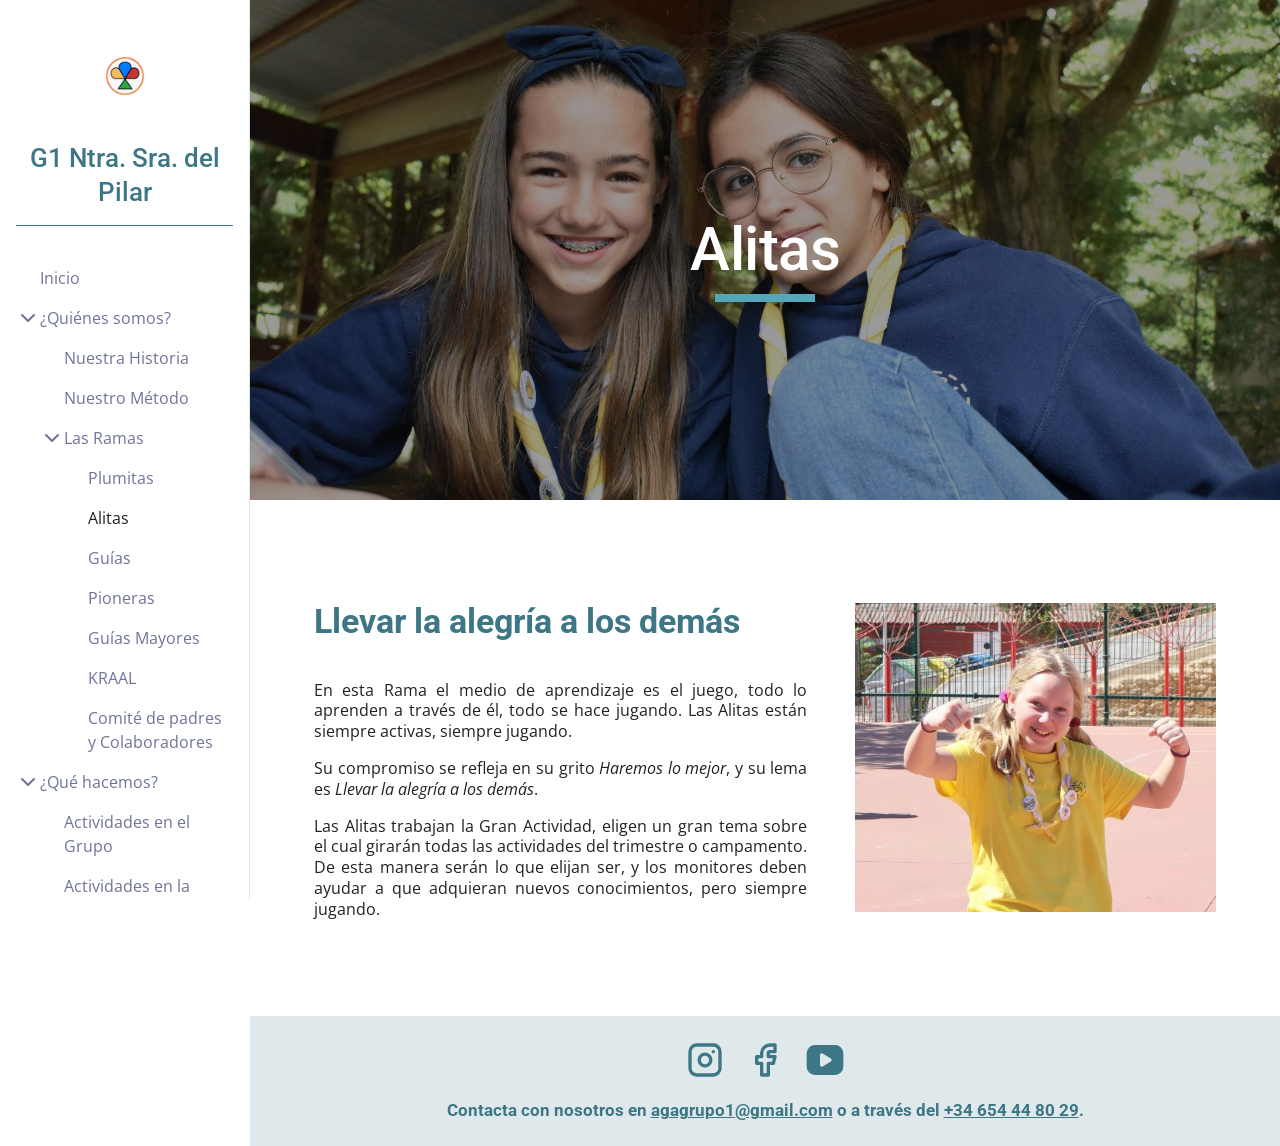
<file: alitas.html>
<!DOCTYPE html>
<html lang="es">
  <head>
    <!-- Añadimos el título -->
    <title>G1 AGA - Alitas</title>
    <!-- Para describir el contenido de la web -->
    <meta name="description" content="En esta Rama el medio de aprendizaje es el juego, todo lo aprenden a través de él, todo se hace jugando. Las Alitas están siempre activas, siempre jugando.">
    
    <!-- Indicamos la colección de caracteres que va a usar la web -->
    <meta charset="UTF-8">
    <!-- Para que el ancho se adapte al dispositivo -->
    <meta name="viewport" content="width=device-width">

    <!-- Para que aparezca bien la info al compartir en RRSS. -->
    <meta property="og:title" content="Grupo 1 AGA - Alitas">
    <meta property="og:description" content="En esta Rama el medio de aprendizaje es el juego, todo lo aprenden a través de él, todo se hace jugando. Las Alitas están siempre activas, siempre jugando.">
    <meta property="og:image" content="img/alitas-cover.jpg">
    <meta property="og:image:alt" content="Dos niñas de rama alita sonriendo.">

    <!-- Para indicar cuál es la página principal -->
    <link rel="canonical" href="https://agagrupo1/quienes-somos/alitas.com">

    <!-- Para indicar si tiene que indexar la página y seguir los enlaces -->
    <meta name="robots" content="index, follow">
    <!-- Para añadir un color a la barra superior funcional en algunos sitios -->
    <meta name="theme-color" content="#000000">
    <!-- Para añadir un logo en la barra superior -->
    <link rel="icon" type="image/png" href="img/logo/g1simple-s.png">

    <!-- Enlazamos una hoja de estilos -->
    <link rel="stylesheet" href="./styles.css">
  </head>

  <body>
    <header>
      <section class="menu">
        <div class="brand">
          <a href="index.html">
            <img src="img/logo/g1simple-s.png" alt="Logo del Grupo 1 Nuestra Señora del Pilar" width="40">
            <p class="brand__name">G1 Ntra. Sra. del Pilar</p>
          </a>
        </div>
        <nav class="index">
          <ul>
            <li class="index__page"><a href="index.html">Inicio</a></li>
            <li class="index__page index__page--dropdown">
              <div class="dropdown">
                <svg xmlns="http://www.w3.org/2000/svg" width="24" height="24" viewBox="0 0 24 24" fill="currentColor" class="icon icon-tabler icons-tabler-filled icon-tabler-chevron-down">
                  <path stroke="none" d="M0 0h24v24H0z" fill="none" />
                  <path d="M18.707 8.293a1 1 0 0 1 0 1.414l-6 6a1 1 0 0 1 -1.414 0l-6 -6a1 1 0 0 1 1.414 -1.414l5.293 5.293l5.293 -5.293a1 1 0 0 1 1.414 0" />
                </svg>
                <a href="quienes-somos.html">¿Quiénes somos?</a>
              </div>
              <ul class="index__list">
                <li class="index__page"><a href="nuestra-historia.html">Nuestra Historia</a></li>
                <li class="index__page"><a href="nuestro-metodo.html">Nuestro Método</a></li>
                <li class="index__page index__page--dropdown">
                  <div class="dropdown">
                    <svg xmlns="http://www.w3.org/2000/svg" width="24" height="24" viewBox="0 0 24 24" fill="currentColor" class="icon icon-tabler icons-tabler-filled icon-tabler-chevron-down">
                      <path stroke="none" d="M0 0h24v24H0z" fill="none" />
                      <path d="M18.707 8.293a1 1 0 0 1 0 1.414l-6 6a1 1 0 0 1 -1.414 0l-6 -6a1 1 0 0 1 1.414 -1.414l5.293 5.293l5.293 -5.293a1 1 0 0 1 1.414 0" />
                    </svg>
                    <a href="ramas.html">Las Ramas</a>
                  </div>
                  <ul class="index__list">
                    <li class="index__page"><a href="plumitas.html">Plumitas</a></li>
                    <li class="index__page"><a class="active" href="alitas.html">Alitas</a></li>
                    <li class="index__page"><a href="guias.html">Guías</a></li>
                    <li class="index__page"><a href="pioneras.html">Pioneras</a></li>
                    <li class="index__page"><a href="guias-mayores.html">Guías Mayores</a></li>
                    <li class="index__page"><a href="kraal.html">KRAAL</a></li>
                    <li class="index__page"><a href="comite-colaboradores.html">Comité de padres y Colaboradores</a></li>
                  </ul>
                </li>
              </ul>
            </li>
            <li class="index__page index__page--dropdown">
              <div class="dropdown">
                <svg xmlns="http://www.w3.org/2000/svg" width="24" height="24" viewBox="0 0 24 24" fill="currentColor" class="icon icon-tabler icons-tabler-filled icon-tabler-chevron-down">
                  <path stroke="none" d="M0 0h24v24H0z" fill="none" />
                  <path d="M18.707 8.293a1 1 0 0 1 0 1.414l-6 6a1 1 0 0 1 -1.414 0l-6 -6a1 1 0 0 1 1.414 -1.414l5.293 5.293l5.293 -5.293a1 1 0 0 1 1.414 0" />
                </svg>
                <a href="que-hacemos.html">¿Qué hacemos?</a>
              </div>
              <ul class="index__list">
                <li class="index__page"><a href="actividades-grupo.html">Actividades en el Grupo</a></li>
                <li class="index__page"><a href="actividades-asociacion.html">Actividades en la Asociación</a></li>
                <li class="index__page"><a href="cancionero.html">Cancionero Guía</a></li>
              </ul>
            </li>
            <li class="index__page"><a href="campamento-verano.html">Campamento de Verano</a></li>
            <li class="index__page"><a href="blog.html">Blog</a></li>
            <li class="index__page"><a href="galeria.html">Galería</a></li>
            <li class="index__page"><a href="formularios.html">Formularios Abiertos</a></li>
            <li class="index__page"><a href="contacto.html">Contacto</a></li>
          </ul>
        </nav>
      </section>
      <section class="cover">
        <img src="img/alitas-cover.jpg" alt="Dos niñas de rama alita sonriendo.">
        <h1>Alitas</h1>
      </section>
    </header>
    <main class="rama">
      <section>
        <h2 class="like_h3">Llevar la alegría a los demás</h2>
        <p>
          En esta Rama el medio de aprendizaje es el juego, todo lo aprenden a través de él, todo se hace jugando. Las Alitas están siempre activas, siempre jugando.
        </p>
        <p>
          Su compromiso se refleja en su grito <em>Haremos lo mejor</em>, y su lema es <em>Llevar la alegría a los demás</em>.
        </p>
        <p>
          Las Alitas trabajan la Gran Actividad, eligen un gran tema sobre el cual girarán todas las actividades del trimestre o campamento. De esta manera serán lo que elijan ser, y los monitores deben ayudar a que adquieran nuevos conocimientos, pero siempre jugando.
        </p>
      </section>
      <img src="img/alitas.jpg" alt="Una niña de rama alita en posición de sacar músculo.">
    </main>
    <footer>
      <nav>
        <a href="https://www.instagram.com/g1_aga?utm_source=ig_web_button_share_sheet&rpxt=ZDNlZDc0MzIxNw=="
        target="_blank"
        rel="noreferrer">
          <svg xmlns="http://www.w3.org/2000/svg" width="24" height="24" viewBox="0 0 24 24" fill="none" stroke="currentColor" stroke-width="2" stroke-linecap="round" stroke-linejoin="round" class="icon icon-tabler icons-tabler-outline icon-tabler-brand-instagram">
            <path stroke="none" d="M0 0h24v24H0z" fill="none" />
            <path d="M3 7a4 4 0 0 1 4 -4h10a4 4 0 0 1 4 4v10a4 4 0 0 1 -4 4h-10a4 4 0 0 1 -4 -4l0 -10" />
            <path d="M8.5 12a3.5 3.5 0 1 0 7 0a3.5 3.5 0 0 0 -7 0" />
            <path d="M17 7v.01" />
          </svg>
        </a>
        <a href="https://www.facebook.com/Grupo1aga"
        target="_blank"
        rel="noreferrer">
          <svg xmlns="http://www.w3.org/2000/svg" width="24" height="24" viewBox="0 0 24 24" fill="none" stroke="currentColor" stroke-width="2" stroke-linecap="round" stroke-linejoin="round" class="icon icon-tabler icons-tabler-outline icon-tabler-brand-facebook">
            <path stroke="none" d="M0 0h24v24H0z" fill="none" />
            <path d="M7 10v4h3v7h4v-7h3l1 -4h-4v-2a1 1 0 0 1 1 -1h3v-4h-3a5 5 0 0 0 -5 5v2h-3" />
          </svg>
        </a>
        <a href="https://youtube.com/@g1_aga?si=45v0QZ6mhYUyiU_x"
        target="_blank"
        rel="noreferrer">
          <svg xmlns="http://www.w3.org/2000/svg" width="24" height="24" viewBox="0 0 24 24" fill="currentColor" class="icon icon-tabler icons-tabler-filled icon-tabler-brand-youtube">
            <path stroke="none" d="M0 0h24v24H0z" fill="none" />
            <path d="M18 3a5 5 0 0 1 5 5v8a5 5 0 0 1 -5 5h-12a5 5 0 0 1 -5 -5v-8a5 5 0 0 1 5 -5zm-9 6v6a1 1 0 0 0 1.514 .857l5 -3a1 1 0 0 0 0 -1.714l-5 -3a1 1 0 0 0 -1.514 .857z" />
          </svg>
        </a>
      </nav>
      <p>Contacta con nosotros en <a href="mailto:agagrupo1@gmail.com">agagrupo1@gmail.com</a> o a través del <a href="tel:+34654448029">+34 654 44 80 29</a>.</p>
    </footer>

  </body>
</html>
</file>
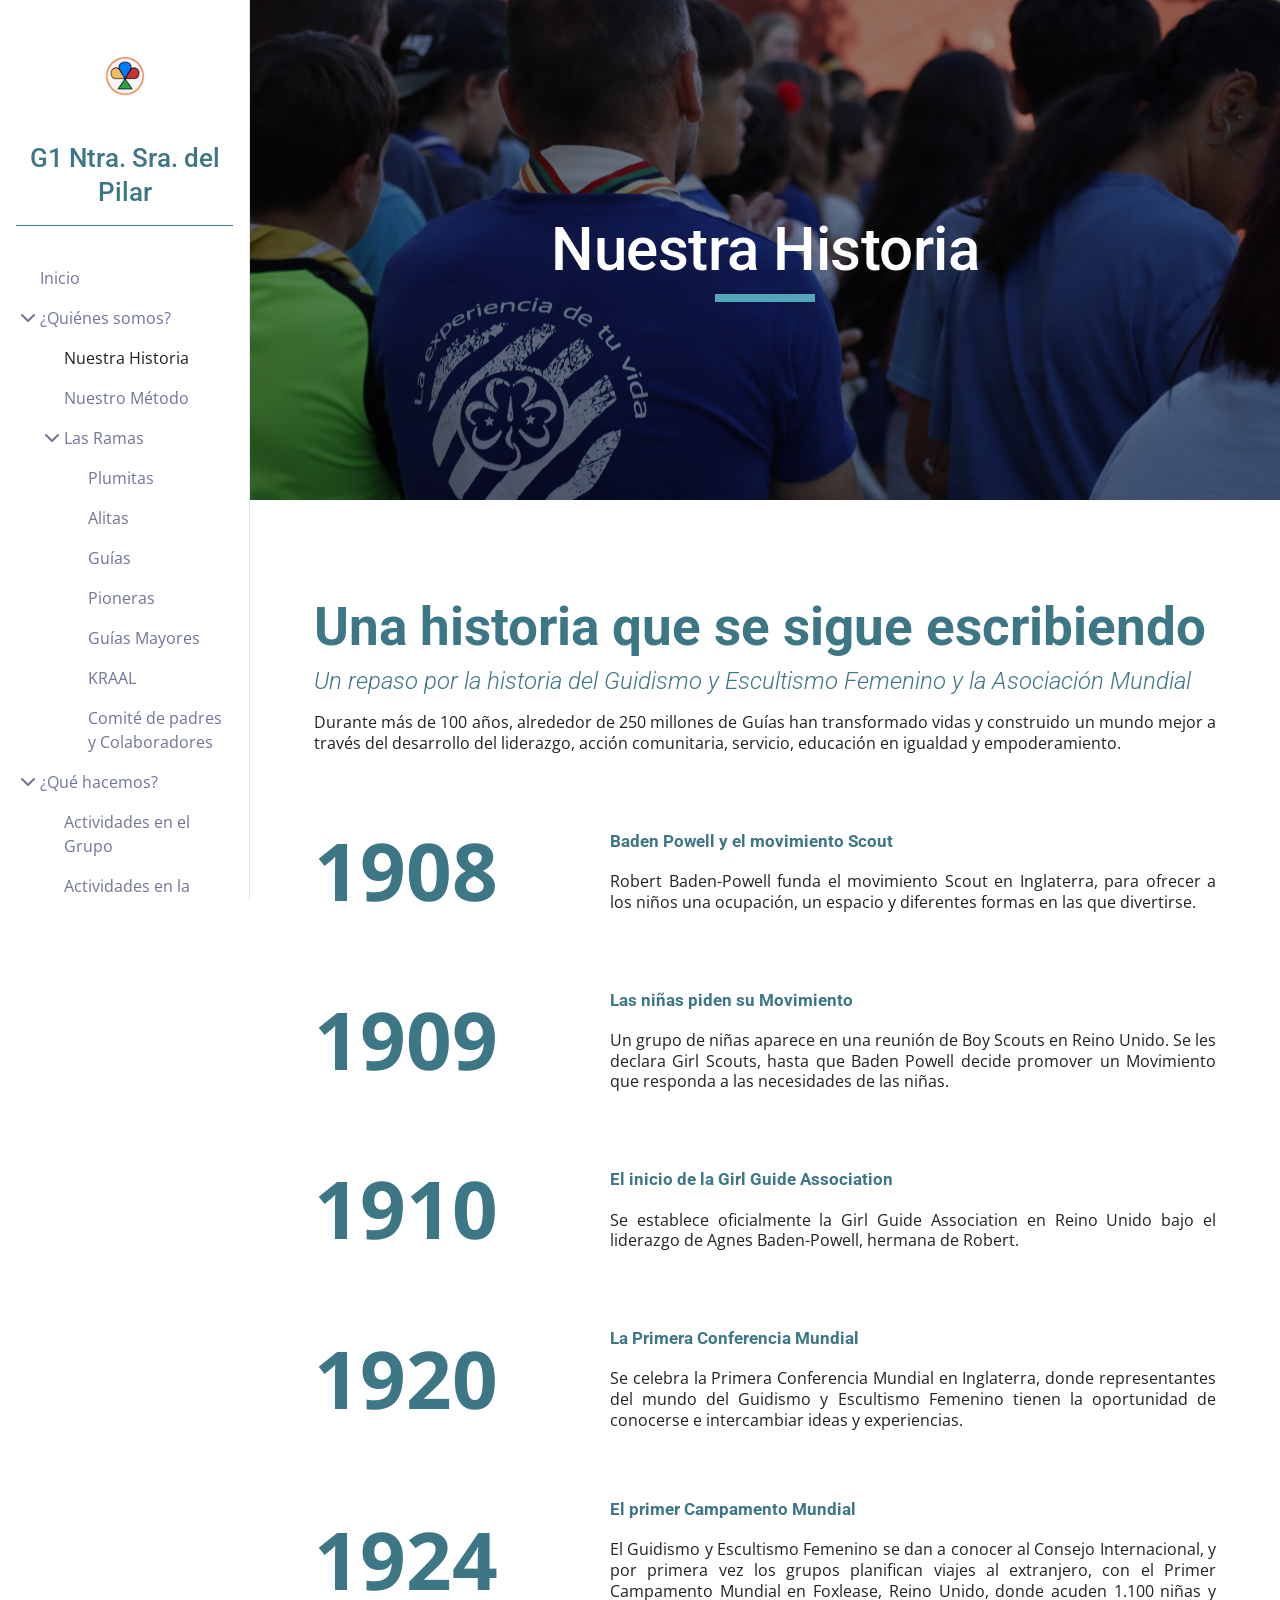
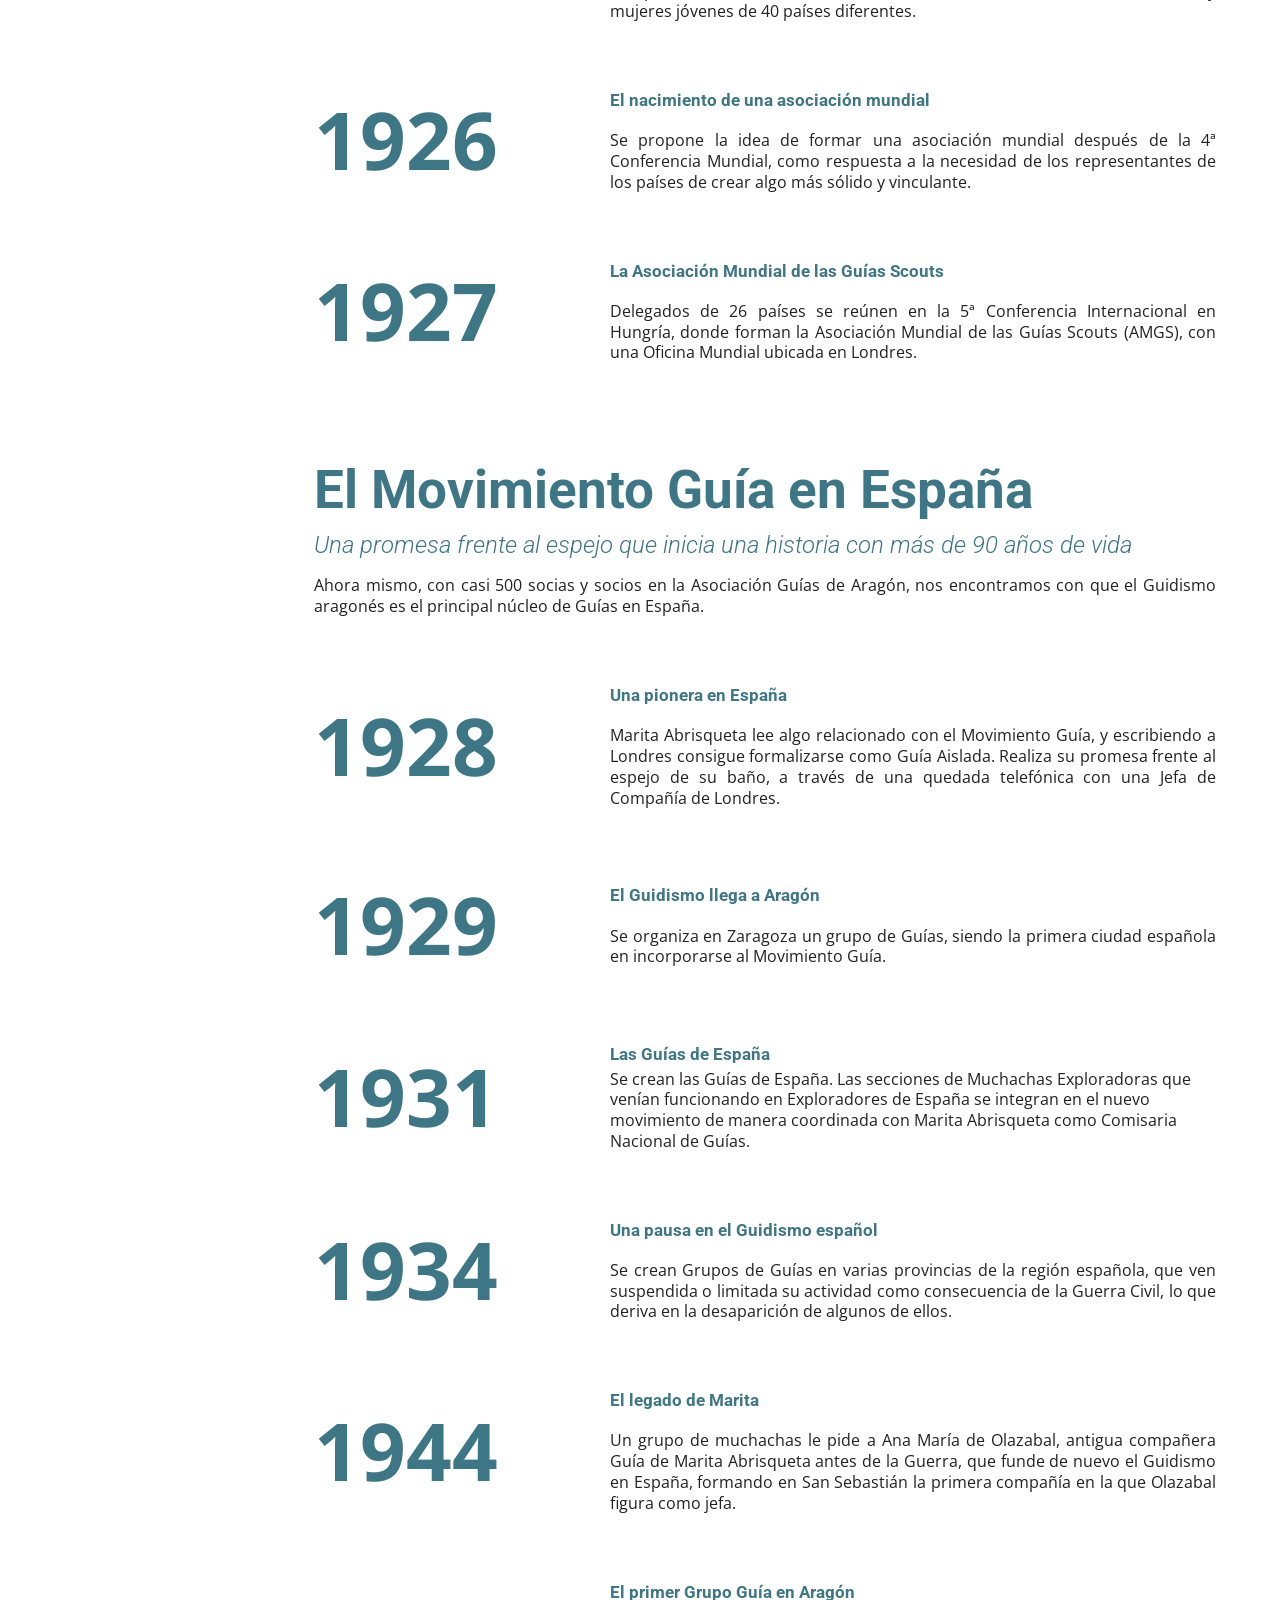
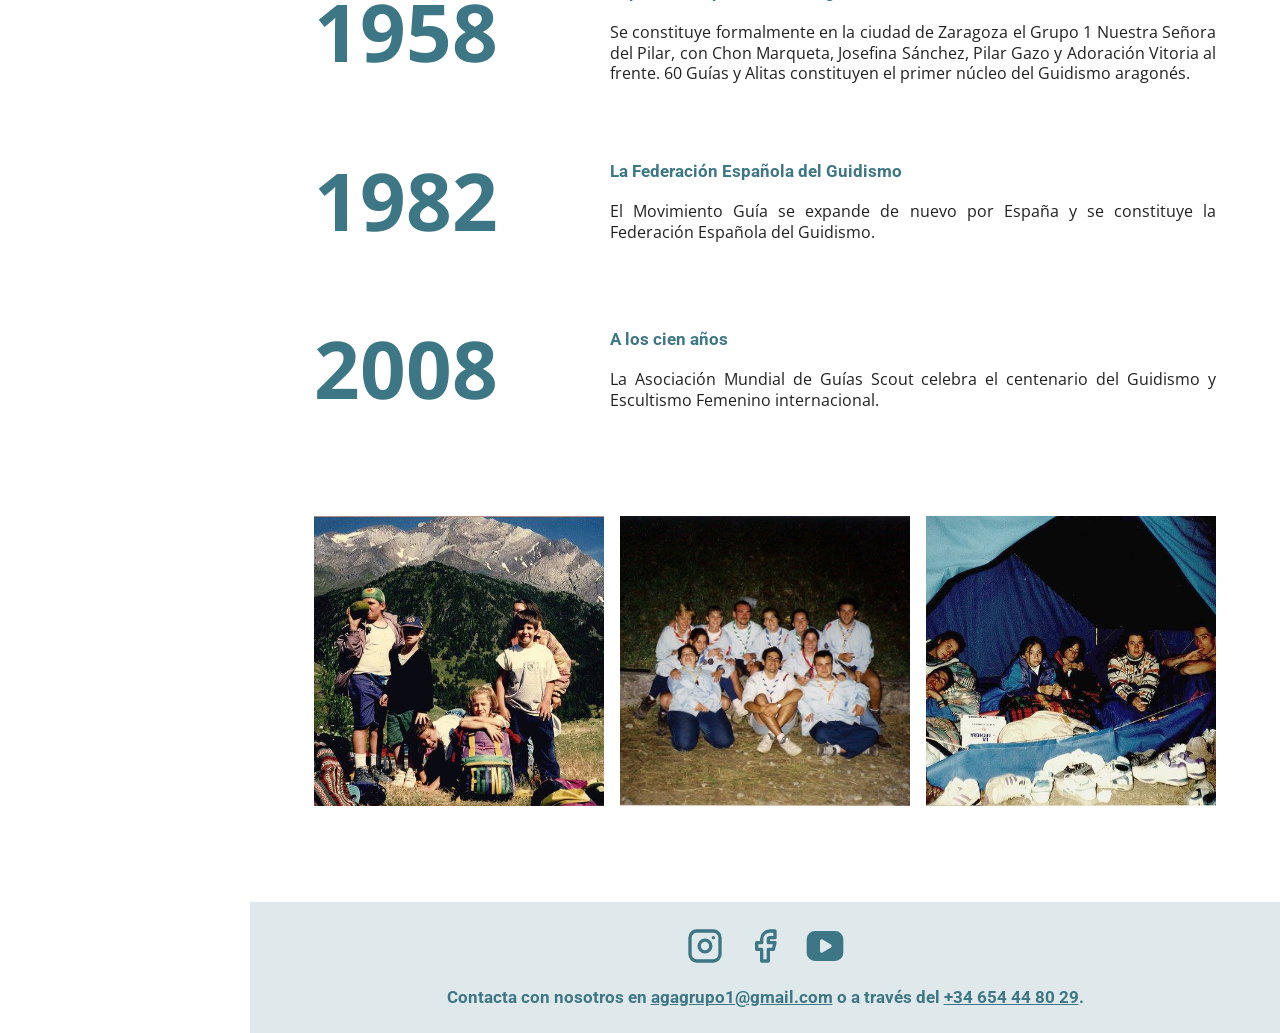
<file: nuestra-historia.html>
<!DOCTYPE html>
<html lang="es">
  <head>
    <!-- Añadimos el título -->
    <title>G1 AGA - Nuestra Historia</title>
    <!-- Para describir el contenido de la web -->
    <meta name="description" content="Un repaso por nuestra historia, desde la creación del Guidismo y Escultismo femenino, hasta la actualidad.">
    
    <!-- Indicamos la colección de caracteres que va a usar la web -->
    <meta charset="UTF-8">
    <!-- Para que el ancho se adapte al dispositivo -->
    <meta name="viewport" content="width=device-width">

    <!-- Para que aparezca bien la info al compartir en RRSS. -->
    <meta property="og:title" content="Grupo 1 Ntra. Sra. del Pilar - AGA">
    <meta property="og:description" content="Somos el Grupo 1 Nuestra Señora del Pilar. Nacimos en 1960 siendo el primer grupo Guía en Aragón.">
    <meta property="og:image" content="img/nuestra-historia-cover.jpg">
    <meta property="og:image:alt" content="Un grupo de guías del grupo 1 de espaldas atendiendo a alguien explicando.">

    <!-- Para indicar cuál es la página principal -->
    <link rel="canonical" href="https://agagrupo1/quienes-somos/nuestra-historia.com">

    <!-- Para indicar si tiene que indexar la página y seguir los enlaces -->
    <meta name="robots" content="index, follow">
    <!-- Para añadir un color a la barra superior funcional en algunos sitios -->
    <meta name="theme-color" content="#000000">
    <!-- Para añadir un logo en la barra superior -->
    <link rel="icon" type="image/png" href="img/logo/g1simple-s.png">

    <!-- Enlazamos una hoja de estilos -->
    <link rel="stylesheet" href="./styles.css">
    <link rel="stylesheet" href="./animations.css">
    <script src="./animations.js" defer></script>
  </head>

  <body>
    <header>
      <section class="menu">
        <div class="brand">
          <a href="index.html">
            <img src="img/logo/g1simple-s.png" alt="Logo del Grupo 1 Nuestra Señora del Pilar" width="40">
            <p class="brand__name">G1 Ntra. Sra. del Pilar</p>
          </a>
        </div>
        <nav class="index">
          <ul>
            <li class="index__page"><a href="index.html">Inicio</a></li>
            <li class="index__page index__page--dropdown">
              <div class="dropdown">
                <svg xmlns="http://www.w3.org/2000/svg" width="24" height="24" viewBox="0 0 24 24" fill="currentColor" class="icon icon-tabler icons-tabler-filled icon-tabler-chevron-down">
                  <path stroke="none" d="M0 0h24v24H0z" fill="none" />
                  <path d="M18.707 8.293a1 1 0 0 1 0 1.414l-6 6a1 1 0 0 1 -1.414 0l-6 -6a1 1 0 0 1 1.414 -1.414l5.293 5.293l5.293 -5.293a1 1 0 0 1 1.414 0" />
                </svg>
                <a href="quienes-somos.html">¿Quiénes somos?</a>
              </div>
              <ul class="index__list">
                <li class="index__page"><a class="active" href="nuestra-historia.html">Nuestra Historia</a></li>
                <li class="index__page"><a href="nuestro-metodo.html">Nuestro Método</a></li>
                <li class="index__page index__page--dropdown">
                  <div class="dropdown">
                    <svg xmlns="http://www.w3.org/2000/svg" width="24" height="24" viewBox="0 0 24 24" fill="currentColor" class="icon icon-tabler icons-tabler-filled icon-tabler-chevron-down">
                      <path stroke="none" d="M0 0h24v24H0z" fill="none" />
                      <path d="M18.707 8.293a1 1 0 0 1 0 1.414l-6 6a1 1 0 0 1 -1.414 0l-6 -6a1 1 0 0 1 1.414 -1.414l5.293 5.293l5.293 -5.293a1 1 0 0 1 1.414 0" />
                    </svg>
                    <a href="ramas.html">Las Ramas</a>
                  </div>
                  <ul class="index__list">
                    <li class="index__page"><a href="plumitas.html">Plumitas</a></li>
                    <li class="index__page"><a href="alitas.html">Alitas</a></li>
                    <li class="index__page"><a href="guias.html">Guías</a></li>
                    <li class="index__page"><a href="pioneras.html">Pioneras</a></li>
                    <li class="index__page"><a href="guias-mayores.html">Guías Mayores</a></li>
                    <li class="index__page"><a href="kraal.html">KRAAL</a></li>
                    <li class="index__page"><a href="comite-colaboradores.html">Comité de padres y Colaboradores</a></li>
                  </ul>
                </li>
              </ul>
            </li>
            <li class="index__page index__page--dropdown">
              <div class="dropdown">
                <svg xmlns="http://www.w3.org/2000/svg" width="24" height="24" viewBox="0 0 24 24" fill="currentColor" class="icon icon-tabler icons-tabler-filled icon-tabler-chevron-down">
                  <path stroke="none" d="M0 0h24v24H0z" fill="none" />
                  <path d="M18.707 8.293a1 1 0 0 1 0 1.414l-6 6a1 1 0 0 1 -1.414 0l-6 -6a1 1 0 0 1 1.414 -1.414l5.293 5.293l5.293 -5.293a1 1 0 0 1 1.414 0" />
                </svg>
                <a href="que-hacemos.html">¿Qué hacemos?</a>
              </div>
              <ul class="index__list">
                <li class="index__page"><a href="actividades-grupo.html">Actividades en el Grupo</a></li>
                <li class="index__page"><a href="actividades-asociacion.html">Actividades en la Asociación</a></li>
                <li class="index__page"><a href="cancionero.html">Cancionero Guía</a></li>
              </ul>
            </li>
            <li class="index__page"><a href="campamento-verano.html">Campamento de Verano</a></li>
            <li class="index__page"><a href="blog.html">Blog</a></li>
            <li class="index__page"><a href="galeria.html">Galería</a></li>
            <li class="index__page"><a href="formularios.html">Formularios Abiertos</a></li>
            <li class="index__page"><a href="contacto.html">Contacto</a></li>
          </ul>
        </nav>
      </section>
      <section class="cover">
        <img src="img/nuestra-historia-cover.jpg" alt="Un grupo de guías del grupo 1 de espaldas atendiendo a alguien explicando.">
        <h1>Nuestra Historia</h1>
      </section>
    </header>

    <main>
      <section class="history">
        <header>
          <h2>Una historia que se sigue escribiendo</h2>
          <p class="subtitle">Un repaso por la historia del Guidismo y Escultismo Femenino y la Asociación Mundial</p>
          <p>
            Durante más de 100 años, alrededor de 250 millones de Guías han transformado vidas y construido un mundo mejor a través del desarrollo del liderazgo, acción comunitaria, servicio, educación en igualdad y empoderamiento.
          </p>
        </header>
        <article>
          <time class="year" datetime="1908">1908</time>
          <div>
            <h3>Baden Powell y el movimiento Scout</h3>
            <p>
              Robert Baden-Powell funda el movimiento Scout en Inglaterra, para ofrecer a los niños una ocupación, un espacio y diferentes formas en las que divertirse.
            </p>
          </div>
        </article>
        <article>
          <time class="year" datetime="1909">1909</time>
          <div>
            <h3>Las niñas piden su Movimiento</h3>
            <p>
              Un grupo de niñas aparece en una reunión de Boy Scouts en Reino Unido. Se les declara Girl Scouts, hasta que Baden Powell decide promover un Movimiento que responda a las necesidades de las niñas.
            </p>
          </div>
        </article>
        <article>
          <time class="year" datetime="1910">1910</time>
          <div>
            <h3>El inicio de la Girl Guide Association</h3>
            <p>
              Se establece oficialmente la Girl Guide Association en Reino Unido bajo el liderazgo de Agnes Baden-Powell, hermana de Robert.
            </p>
          </div>
        </article>
        <article>
          <time class="year" datetime="1920">1920</time>
          <div>
            <h3>La Primera Conferencia Mundial</h3>
            <p>
              Se celebra la Primera Conferencia Mundial en Inglaterra, donde representantes del mundo del Guidismo y Escultismo Femenino tienen la oportunidad de conocerse e intercambiar ideas y experiencias.
            </p>
          </div>
        </article>
        <article>
          <time class="year" datetime="1924">1924</time>
          <div>
            <h3>El primer Campamento Mundial</h3>
            <p>
              El Guidismo y Escultismo Femenino se dan a conocer al Consejo Internacional, y por primera vez los grupos planifican viajes al extranjero, con el Primer Campamento Mundial en Foxlease, Reino Unido, donde acuden 1.100 niñas y mujeres jóvenes de 40 países diferentes.
            </p>
          </div>
        </article>
        <article>
          <time class="year" datetime="1926">1926</time>
          <div>
            <h3>El nacimiento de una asociación mundial</h3>
            <p>
              Se propone la idea de formar una asociación mundial después de la 4ª Conferencia Mundial, como respuesta a la necesidad de los representantes de los países de crear algo más sólido y vinculante.
            </p>
          </div>
        </article>
        <article>
          <time class="year" datetime="1928">1928</time>
          <div>
            <h3>La Asociación Mundial de las Guías Scouts</h3>
            <p>
              Delegados de 26 países se reúnen en la 5ª Conferencia Internacional en Hungría, donde forman la Asociación Mundial de las Guías Scouts (AMGS), con una Oficina Mundial ubicada en Londres.
            </p>
          </div>
        </article>
      </section>
      <section class="history">
        <header>
          <h2>El Movimiento Guía en España</h2>
          <p class="subtitle">Una promesa frente al espejo que inicia una historia con más de 90 años de vida</p>
          <p>
            Ahora mismo, con casi 500 socias y socios en la Asociación Guías de Aragón, nos encontramos con que el Guidismo aragonés es el principal núcleo de Guías en España.
          </p>
        </header>
        <article>
          <time class="year" datetime="1929">1929</time>
          <div>
            <h3>Una pionera en España</h3>
            <p>
              Marita Abrisqueta lee algo relacionado con el Movimiento Guía, y escribiendo a Londres consigue formalizarse como Guía Aislada. Realiza su promesa frente al espejo de su baño, a través de una quedada telefónica con una Jefa de Compañía de Londres.
            </p>
          </div>
        </article>
        <article>
          <time class="year" datetime="1930">1930</time>
          <div>
            <h3>El Guidismo llega a Aragón</h3>
            <p>
              Se organiza en Zaragoza un grupo de Guías, siendo la primera ciudad española en incorporarse al Movimiento Guía.
            </p>
          </div>
        </article>
        <article>
          <time class="year" datetime="1933">1933</time>
          <span>
            <h3>Las Guías de España</h3>
            <p>
              Se crean las Guías de España. Las secciones de Muchachas Exploradoras que venían funcionando en Exploradores de España se integran en el nuevo movimiento de manera coordinada con Marita Abrisqueta como Comisaria Nacional de Guías.
            </p>
          </div>
        </article>
        <article>
          <time class="year" datetime="1936">1936</time>
          <div>
            <h3>Una pausa en el Guidismo español</h3>
            <p>
              Se crean Grupos de Guías en varias provincias de la región española, que ven suspendida o limitada su actividad como consecuencia de la Guerra Civil, lo que deriva en la desaparición de algunos de ellos.
            </p>
          </div>
        </article>
        <article>
          <time class="year" datetime="1946">1946</time>
          <div>
            <h3>El legado de Marita</h3>
            <p>
              Un grupo de muchachas le pide a Ana María de Olazabal, antigua compañera Guía de Marita Abrisqueta antes de la Guerra, que funde de nuevo el Guidismo en España, formando en San Sebastián la primera compañía en la que Olazabal figura como jefa.
            </p>
          </div>
        </article>
        <article>
          <time class="year" datetime="1960">1960</time>
          <div>
            <h3>El primer Grupo Guía en Aragón</h3>
            <p>
              Se constituye formalmente en la ciudad de Zaragoza el Grupo 1 Nuestra Señora del Pilar, con Chon Marqueta, Josefina Sánchez, Pilar Gazo y Adoración Vitoria al frente. 60 Guías y Alitas constituyen el primer núcleo del Guidismo aragonés.
            </p>
          </div>
        </article>
        <article>
          <time class="year" datetime="1984">1984</time>
          <div>
            <h3>La Federación Española del Guidismo</h3>
            <p>
              El Movimiento Guía se expande de nuevo por España y se constituye la Federación Española del Guidismo.
            </p>
          </div>
        </article>
        <article>
          <time class="year" datetime="2010">2010</time>
          <div>
            <h3>A los cien años</h3>
            <p>
              La Asociación Mundial de Guías Scout celebra el centenario del Guidismo y Escultismo Femenino internacional.
            </p>
          </div>
        </article>
      </section>
      <section class="history-img">
        <img src="./img/history1.jpg" alt="Varios niños y niñas de ruta descansando en medio de la montaña.">
        <img src="./img/history2.jpg" alt="Un grupo de monitores guías del grupo 1.">
        <img src="./img/history3.jpg" alt="Un grupo de adolescentes dentro de una tienda de campaña">
      </section>
    </main>
    <footer>
      <nav>
        <a href="https://www.instagram.com/g1_aga?utm_source=ig_web_button_share_sheet&rpxt=ZDNlZDc0MzIxNw=="
        target="_blank"
        rel="noreferrer">
          <svg xmlns="http://www.w3.org/2000/svg" width="24" height="24" viewBox="0 0 24 24" fill="none" stroke="currentColor" stroke-width="2" stroke-linecap="round" stroke-linejoin="round" class="icon icon-tabler icons-tabler-outline icon-tabler-brand-instagram">
            <path stroke="none" d="M0 0h24v24H0z" fill="none" />
            <path d="M3 7a4 4 0 0 1 4 -4h10a4 4 0 0 1 4 4v10a4 4 0 0 1 -4 4h-10a4 4 0 0 1 -4 -4l0 -10" />
            <path d="M8.5 12a3.5 3.5 0 1 0 7 0a3.5 3.5 0 0 0 -7 0" />
            <path d="M17 7v.01" />
          </svg>
        </a>
        <a href="https://www.facebook.com/Grupo1aga"
        target="_blank"
        rel="noreferrer">
          <svg xmlns="http://www.w3.org/2000/svg" width="24" height="24" viewBox="0 0 24 24" fill="none" stroke="currentColor" stroke-width="2" stroke-linecap="round" stroke-linejoin="round" class="icon icon-tabler icons-tabler-outline icon-tabler-brand-facebook">
            <path stroke="none" d="M0 0h24v24H0z" fill="none" />
            <path d="M7 10v4h3v7h4v-7h3l1 -4h-4v-2a1 1 0 0 1 1 -1h3v-4h-3a5 5 0 0 0 -5 5v2h-3" />
          </svg>
        </a>
        <a href="https://youtube.com/@g1_aga?si=45v0QZ6mhYUyiU_x"
        target="_blank"
        rel="noreferrer">
          <svg xmlns="http://www.w3.org/2000/svg" width="24" height="24" viewBox="0 0 24 24" fill="currentColor" class="icon icon-tabler icons-tabler-filled icon-tabler-brand-youtube">
            <path stroke="none" d="M0 0h24v24H0z" fill="none" />
            <path d="M18 3a5 5 0 0 1 5 5v8a5 5 0 0 1 -5 5h-12a5 5 0 0 1 -5 -5v-8a5 5 0 0 1 5 -5zm-9 6v6a1 1 0 0 0 1.514 .857l5 -3a1 1 0 0 0 0 -1.714l-5 -3a1 1 0 0 0 -1.514 .857z" />
          </svg>
        </a>
      </nav>
      <p>Contacta con nosotros en <a href="mailto:agagrupo1@gmail.com">agagrupo1@gmail.com</a> o a través del <a href="tel:+34654448029">+34 654 44 80 29</a>.</p>
    </footer>
  </body>
</html>
</file>
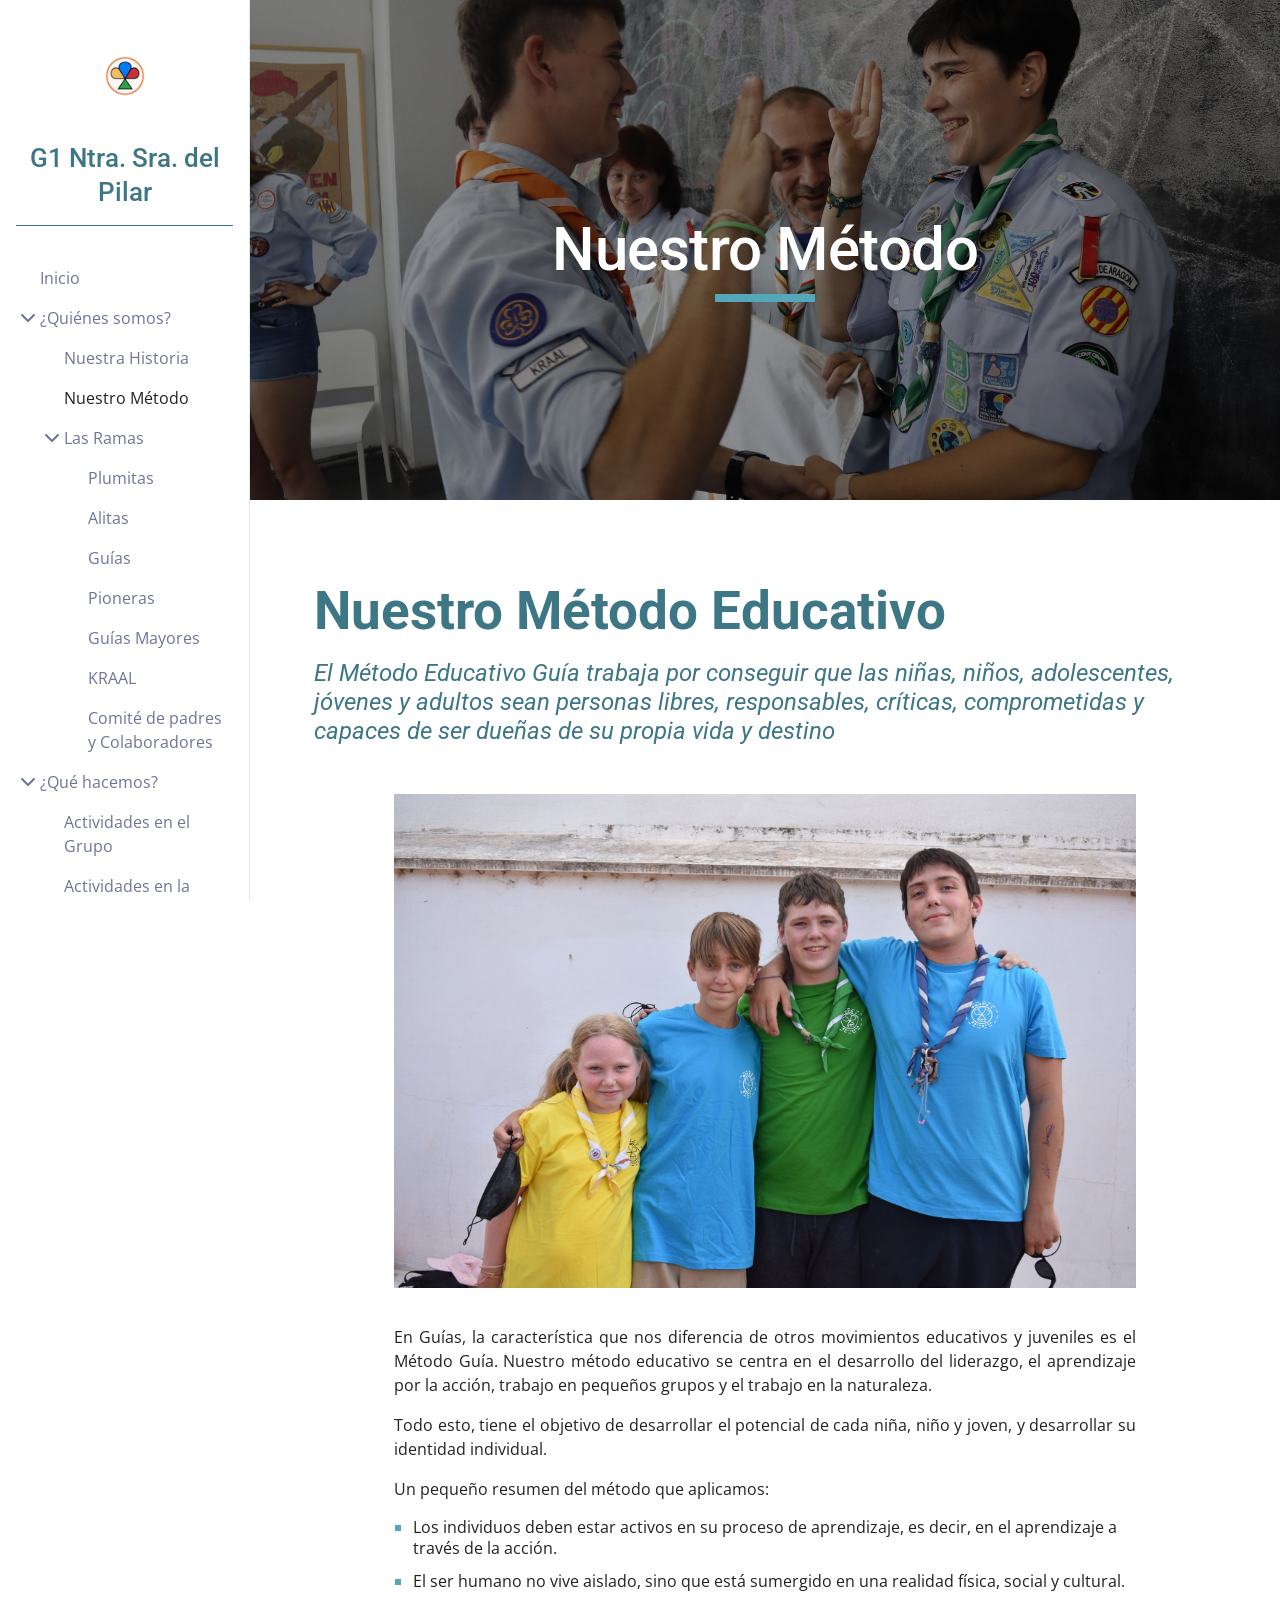
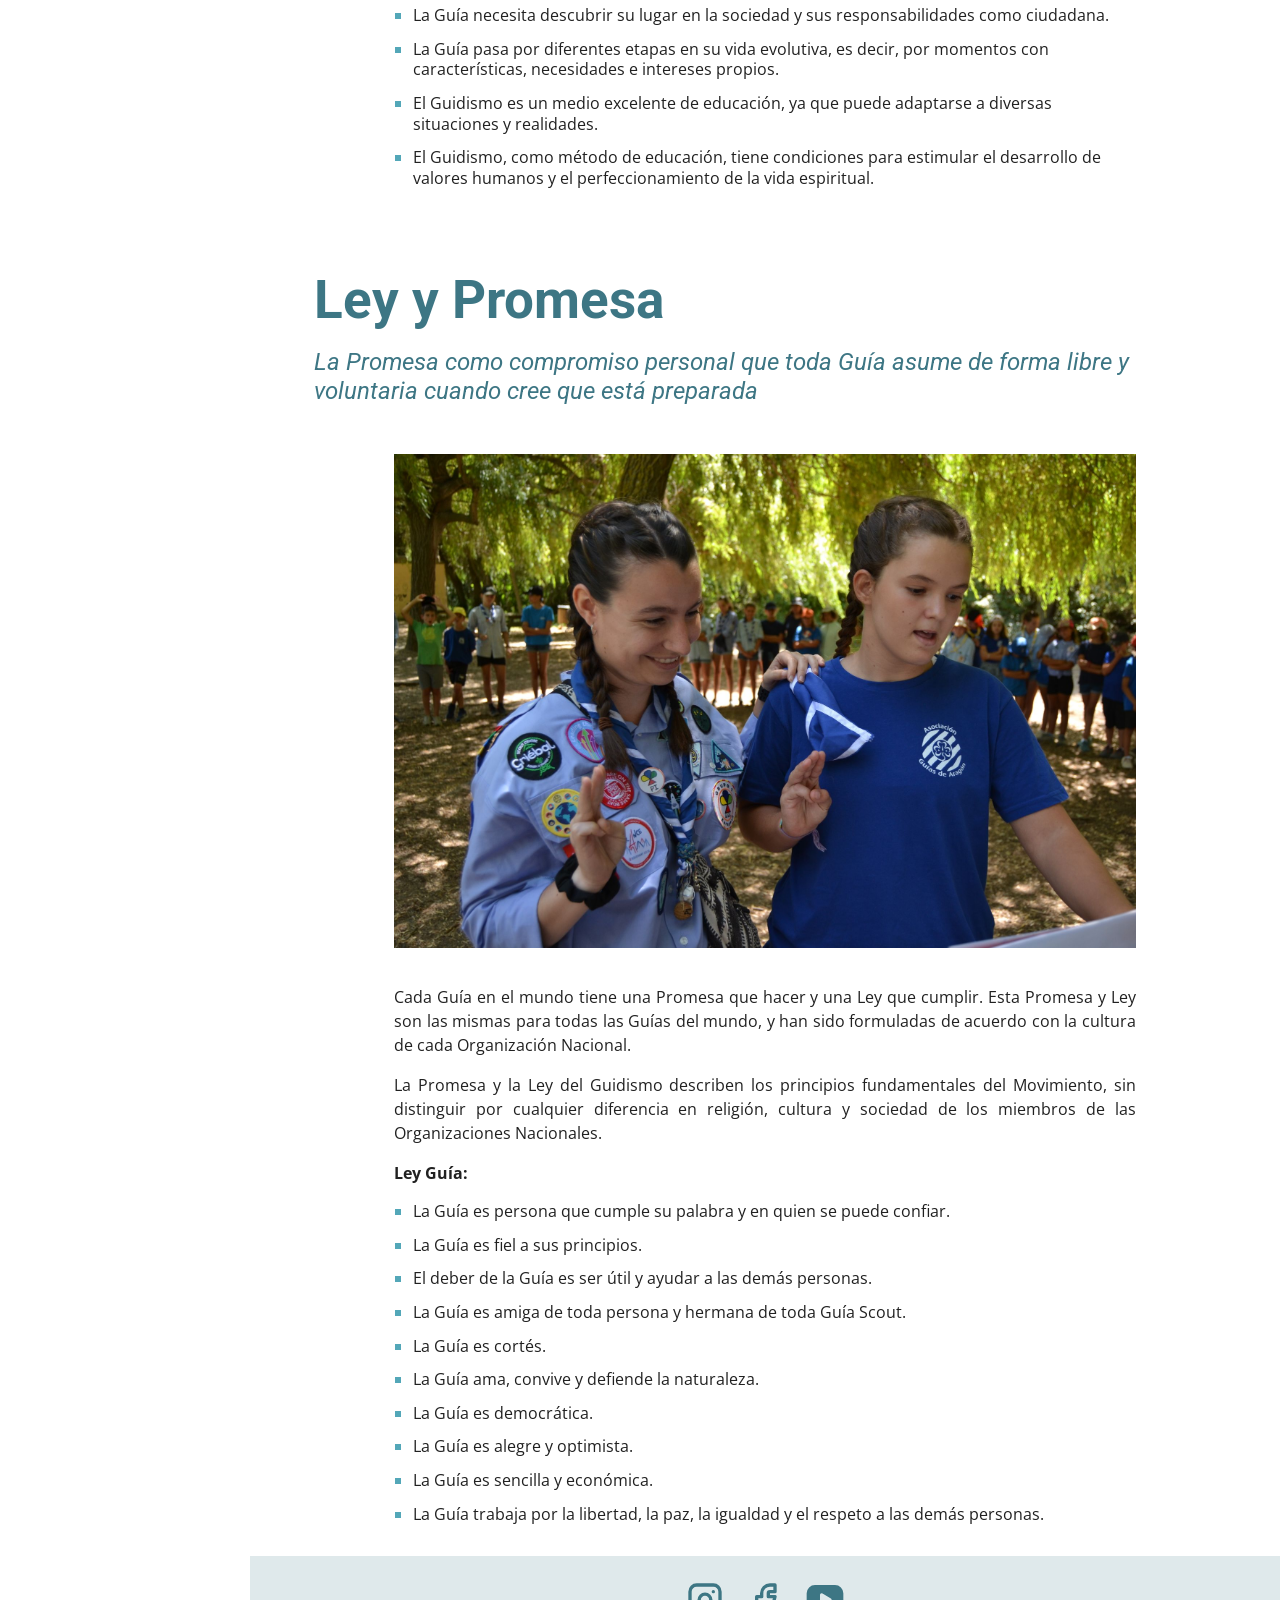
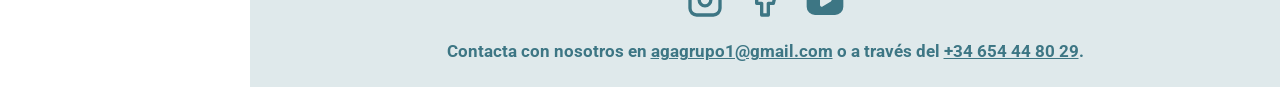
<file: nuestro-metodo.html>
<!DOCTYPE html>
<html lang="es">
  <head>
    <!-- Añadimos el título -->
    <title>G1 AGA - Nuestro Método</title>
    <!-- Para describir el contenido de la web -->
    <meta name="description" content="El Método Educativo Guía trabaja por conseguir que las niñas, niños, adolescentes, jóvenes y adultos sean personas libres, responsables, críticas, comprometidas y capaces de ser dueñas de su propia vida y destino.">
    
    <!-- Indicamos la colección de caracteres que va a usar la web -->
    <meta charset="UTF-8">
    <!-- Para que el ancho se adapte al dispositivo -->
    <meta name="viewport" content="width=device-width">

    <!-- Para que aparezca bien la info al compartir en RRSS. -->
    <meta property="og:title" content="Grupo 1 AGA - Nuestro Método">
    <meta property="og:description" content="El Método Educativo Guía trabaja por conseguir que las niñas, niños, adolescentes, jóvenes y adultos sean personas libres, responsables, críticas, comprometidas y capaces de ser dueñas de su propia vida y destino.">
    <meta property="og:image" content="img/nuestro-método-cover.jpg">
    <meta property="og:image:alt" content="Dos personas haciéndose el saludo guía durante un ceremonial.">

    <!-- Para indicar cuál es la página principal -->
    <link rel="canonical" href="https://agagrupo1/quienes-somos/nuestro-metodo.com">

    <!-- Para indicar si tiene que indexar la página y seguir los enlaces -->
    <meta name="robots" content="index, follow">
    <!-- Para añadir un color a la barra superior funcional en algunos sitios -->
    <meta name="theme-color" content="#000000">
    <!-- Para añadir un logo en la barra superior -->
    <link rel="icon" type="image/png" href="img/logo/g1simple-s.png">

    <!-- Enlazamos una hoja de estilos -->
    <link rel="stylesheet" href="./styles.css">
    <link rel="stylesheet" href="./animations.css">
    <script src="./animations.js" defer></script>
  </head>

  <body>
    <header>
      <section class="menu">
        <div class="brand">
          <a href="index.html">
            <img src="img/logo/g1simple-s.png" alt="Logo del Grupo 1 Nuestra Señora del Pilar" width="40">
            <p class="brand__name">G1 Ntra. Sra. del Pilar</p>
          </a>
        </div>
        <nav class="index">
          <ul>
            <li class="index__page"><a href="index.html">Inicio</a></li>
            <li class="index__page index__page--dropdown">
              <div class="dropdown">
                <svg xmlns="http://www.w3.org/2000/svg" width="24" height="24" viewBox="0 0 24 24" fill="currentColor" class="icon icon-tabler icons-tabler-filled icon-tabler-chevron-down">
                  <path stroke="none" d="M0 0h24v24H0z" fill="none" />
                  <path d="M18.707 8.293a1 1 0 0 1 0 1.414l-6 6a1 1 0 0 1 -1.414 0l-6 -6a1 1 0 0 1 1.414 -1.414l5.293 5.293l5.293 -5.293a1 1 0 0 1 1.414 0" />
                </svg>
                <a href="quienes-somos.html">¿Quiénes somos?</a>
              </div>
              <ul class="index__list">
                <li class="index__page"><a href="nuestra-historia.html">Nuestra Historia</a></li>
                <li class="index__page"><a class="active" href="nuestro-metodo.html">Nuestro Método</a></li>
                <li class="index__page index__page--dropdown">
                  <div class="dropdown">
                    <svg xmlns="http://www.w3.org/2000/svg" width="24" height="24" viewBox="0 0 24 24" fill="currentColor" class="icon icon-tabler icons-tabler-filled icon-tabler-chevron-down">
                      <path stroke="none" d="M0 0h24v24H0z" fill="none" />
                      <path d="M18.707 8.293a1 1 0 0 1 0 1.414l-6 6a1 1 0 0 1 -1.414 0l-6 -6a1 1 0 0 1 1.414 -1.414l5.293 5.293l5.293 -5.293a1 1 0 0 1 1.414 0" />
                    </svg>
                    <a href="ramas.html">Las Ramas</a>
                  </div>
                  <ul class="index__list">
                    <li class="index__page"><a href="plumitas.html">Plumitas</a></li>
                    <li class="index__page"><a href="alitas.html">Alitas</a></li>
                    <li class="index__page"><a href="guias.html">Guías</a></li>
                    <li class="index__page"><a href="pioneras.html">Pioneras</a></li>
                    <li class="index__page"><a href="guias-mayores.html">Guías Mayores</a></li>
                    <li class="index__page"><a href="kraal.html">KRAAL</a></li>
                    <li class="index__page"><a href="comite-colaboradores.html">Comité de padres y Colaboradores</a></li>
                  </ul>
                </li>
              </ul>
            </li>
            <li class="index__page index__page--dropdown">
              <div class="dropdown">
                <svg xmlns="http://www.w3.org/2000/svg" width="24" height="24" viewBox="0 0 24 24" fill="currentColor" class="icon icon-tabler icons-tabler-filled icon-tabler-chevron-down">
                  <path stroke="none" d="M0 0h24v24H0z" fill="none" />
                  <path d="M18.707 8.293a1 1 0 0 1 0 1.414l-6 6a1 1 0 0 1 -1.414 0l-6 -6a1 1 0 0 1 1.414 -1.414l5.293 5.293l5.293 -5.293a1 1 0 0 1 1.414 0" />
                </svg>
                <a href="que-hacemos.html">¿Qué hacemos?</a>
              </div>
              <ul class="index__list">
                <li class="index__page"><a href="actividades-grupo.html">Actividades en el Grupo</a></li>
                <li class="index__page"><a href="actividades-asociacion.html">Actividades en la Asociación</a></li>
                <li class="index__page"><a href="cancionero.html">Cancionero Guía</a></li>
              </ul>
            </li>
            <li class="index__page"><a href="campamento-verano.html">Campamento de Verano</a></li>
            <li class="index__page"><a href="blog.html">Blog</a></li>
            <li class="index__page"><a href="galeria.html">Galería</a></li>
            <li class="index__page"><a href="formularios.html">Formularios Abiertos</a></li>
            <li class="index__page"><a href="contacto.html">Contacto</a></li>
          </ul>
        </nav>
      </section>
      <section class="cover">
        <img src="img/nuestro-metodo-cover.jpg" alt="Dos personas haciéndose el saludo guía durante un ceremonial.">
        <h1>Nuestro Método</h1>
      </section>
    </header>

    <main>
      <section class="nuestro-metodo">
        <header>
          <h2>Nuestro Método Educativo</h2>
          <p class="subtitle">El Método Educativo Guía trabaja por conseguir que las niñas, niños, adolescentes, jóvenes y adultos sean personas libres, responsables, críticas, comprometidas y capaces de ser dueñas de su propia vida y destino</p>
        </header>
        <div>
          <img src="./img/nuestro-metodo-educativo.jpg" alt="Cuatro personas guías abrazadas.">
          <p>
            En Guías, la característica que nos diferencia de otros movimientos educativos y juveniles es el Método Guía. Nuestro método educativo se centra en el desarrollo del liderazgo, el aprendizaje por la acción, trabajo en pequeños grupos y el trabajo en la naturaleza.
          </p>
          <p>
            Todo esto, tiene el objetivo de desarrollar el potencial de cada niña, niño y joven, y desarrollar su identidad individual.
          </p>
          <p>Un pequeño resumen del método que aplicamos:</p>
          <ul>
            <li>
              Los individuos deben estar activos en su proceso de aprendizaje, es decir, en el aprendizaje a través de la acción.
            </li>
            <li>
              El ser humano no vive aislado, sino que está sumergido en una realidad física, social y cultural.
            </li>
            <li>
              La Guía necesita descubrir su lugar en la sociedad y sus responsabilidades como ciudadana.
            </li>
            <li>
              La Guía pasa por diferentes etapas en su vida evolutiva, es decir, por momentos con características, necesidades e intereses propios.
            </li>
            <li>
              El Guidismo es un medio excelente de educación, ya que puede adaptarse a diversas situaciones y realidades.
            </li>
            <li>
              El Guidismo, como método de educación, tiene condiciones para estimular el desarrollo de valores humanos y el perfeccionamiento de la vida espiritual.
            </li>
          </ul>
        </div>
      </section>
      <section class="nuestro-metodo">
        <header>
          <h2>Ley y Promesa</h2>
          <p class="subtitle">La Promesa como compromiso personal que toda Guía asume de forma libre y voluntaria cuando cree que está preparada</p>
        </header>
        <div>
          <img src="./img/nuestro-metodo-promesa.jpg" alt="Una chica de la rama guía haciendo la promesa junto a su madrina.">
          <p>
            Cada Guía en el mundo tiene una Promesa que hacer y una Ley que cumplir. Esta Promesa y Ley son las mismas para todas las Guías del mundo, y han sido formuladas de acuerdo con la cultura de cada Organización Nacional.
          </p>
          <p>
            La Promesa y la Ley del Guidismo describen los principios fundamentales del Movimiento, sin distinguir por cualquier diferencia en religión, cultura y sociedad de los miembros de las Organizaciones Nacionales.
          </p>
          <p><b>Ley Guía:</b></p>
          <ul>
            <li>La Guía es persona que cumple su palabra y en quien se puede confiar.</li>
            <li>La Guía es fiel a sus principios.</li>
            <li>El deber de la Guía es ser útil y ayudar a las demás personas.</li>
            <li>La Guía es amiga de toda persona y hermana de toda Guía Scout.</li>
            <li>La Guía es cortés.</li>
            <li>La Guía ama, convive y defiende la naturaleza.</li>
            <li>La Guía es democrática.</li>
            <li>La Guía es alegre y optimista.</li>
            <li>La Guía es sencilla y económica.</li>
            <li>La Guía trabaja por la libertad, la paz, la igualdad y el respeto a las demás personas.</li>
          </ul>
        </div>
      </section>
    </main>

    <footer>
      <nav>
        <a href="https://www.instagram.com/g1_aga?utm_source=ig_web_button_share_sheet&rpxt=ZDNlZDc0MzIxNw=="
        target="_blank"
        rel="noreferrer">
          <svg xmlns="http://www.w3.org/2000/svg" width="24" height="24" viewBox="0 0 24 24" fill="none" stroke="currentColor" stroke-width="2" stroke-linecap="round" stroke-linejoin="round" class="icon icon-tabler icons-tabler-outline icon-tabler-brand-instagram">
            <path stroke="none" d="M0 0h24v24H0z" fill="none" />
            <path d="M3 7a4 4 0 0 1 4 -4h10a4 4 0 0 1 4 4v10a4 4 0 0 1 -4 4h-10a4 4 0 0 1 -4 -4l0 -10" />
            <path d="M8.5 12a3.5 3.5 0 1 0 7 0a3.5 3.5 0 0 0 -7 0" />
            <path d="M17 7v.01" />
          </svg>
        </a>
        <a href="https://www.facebook.com/Grupo1aga"
        target="_blank"
        rel="noreferrer">
          <svg xmlns="http://www.w3.org/2000/svg" width="24" height="24" viewBox="0 0 24 24" fill="none" stroke="currentColor" stroke-width="2" stroke-linecap="round" stroke-linejoin="round" class="icon icon-tabler icons-tabler-outline icon-tabler-brand-facebook">
            <path stroke="none" d="M0 0h24v24H0z" fill="none" />
            <path d="M7 10v4h3v7h4v-7h3l1 -4h-4v-2a1 1 0 0 1 1 -1h3v-4h-3a5 5 0 0 0 -5 5v2h-3" />
          </svg>
        </a>
        <a href="https://youtube.com/@g1_aga?si=45v0QZ6mhYUyiU_x"
        target="_blank"
        rel="noreferrer">
          <svg xmlns="http://www.w3.org/2000/svg" width="24" height="24" viewBox="0 0 24 24" fill="currentColor" class="icon icon-tabler icons-tabler-filled icon-tabler-brand-youtube">
            <path stroke="none" d="M0 0h24v24H0z" fill="none" />
            <path d="M18 3a5 5 0 0 1 5 5v8a5 5 0 0 1 -5 5h-12a5 5 0 0 1 -5 -5v-8a5 5 0 0 1 5 -5zm-9 6v6a1 1 0 0 0 1.514 .857l5 -3a1 1 0 0 0 0 -1.714l-5 -3a1 1 0 0 0 -1.514 .857z" />
          </svg>
        </a>
      </nav>
      <p>Contacta con nosotros en <a href="mailto:agagrupo1@gmail.com">agagrupo1@gmail.com</a> o a través del <a href="tel:+34654448029">+34 654 44 80 29</a>.</p>
    </footer>
  </body>
</html>
</file>
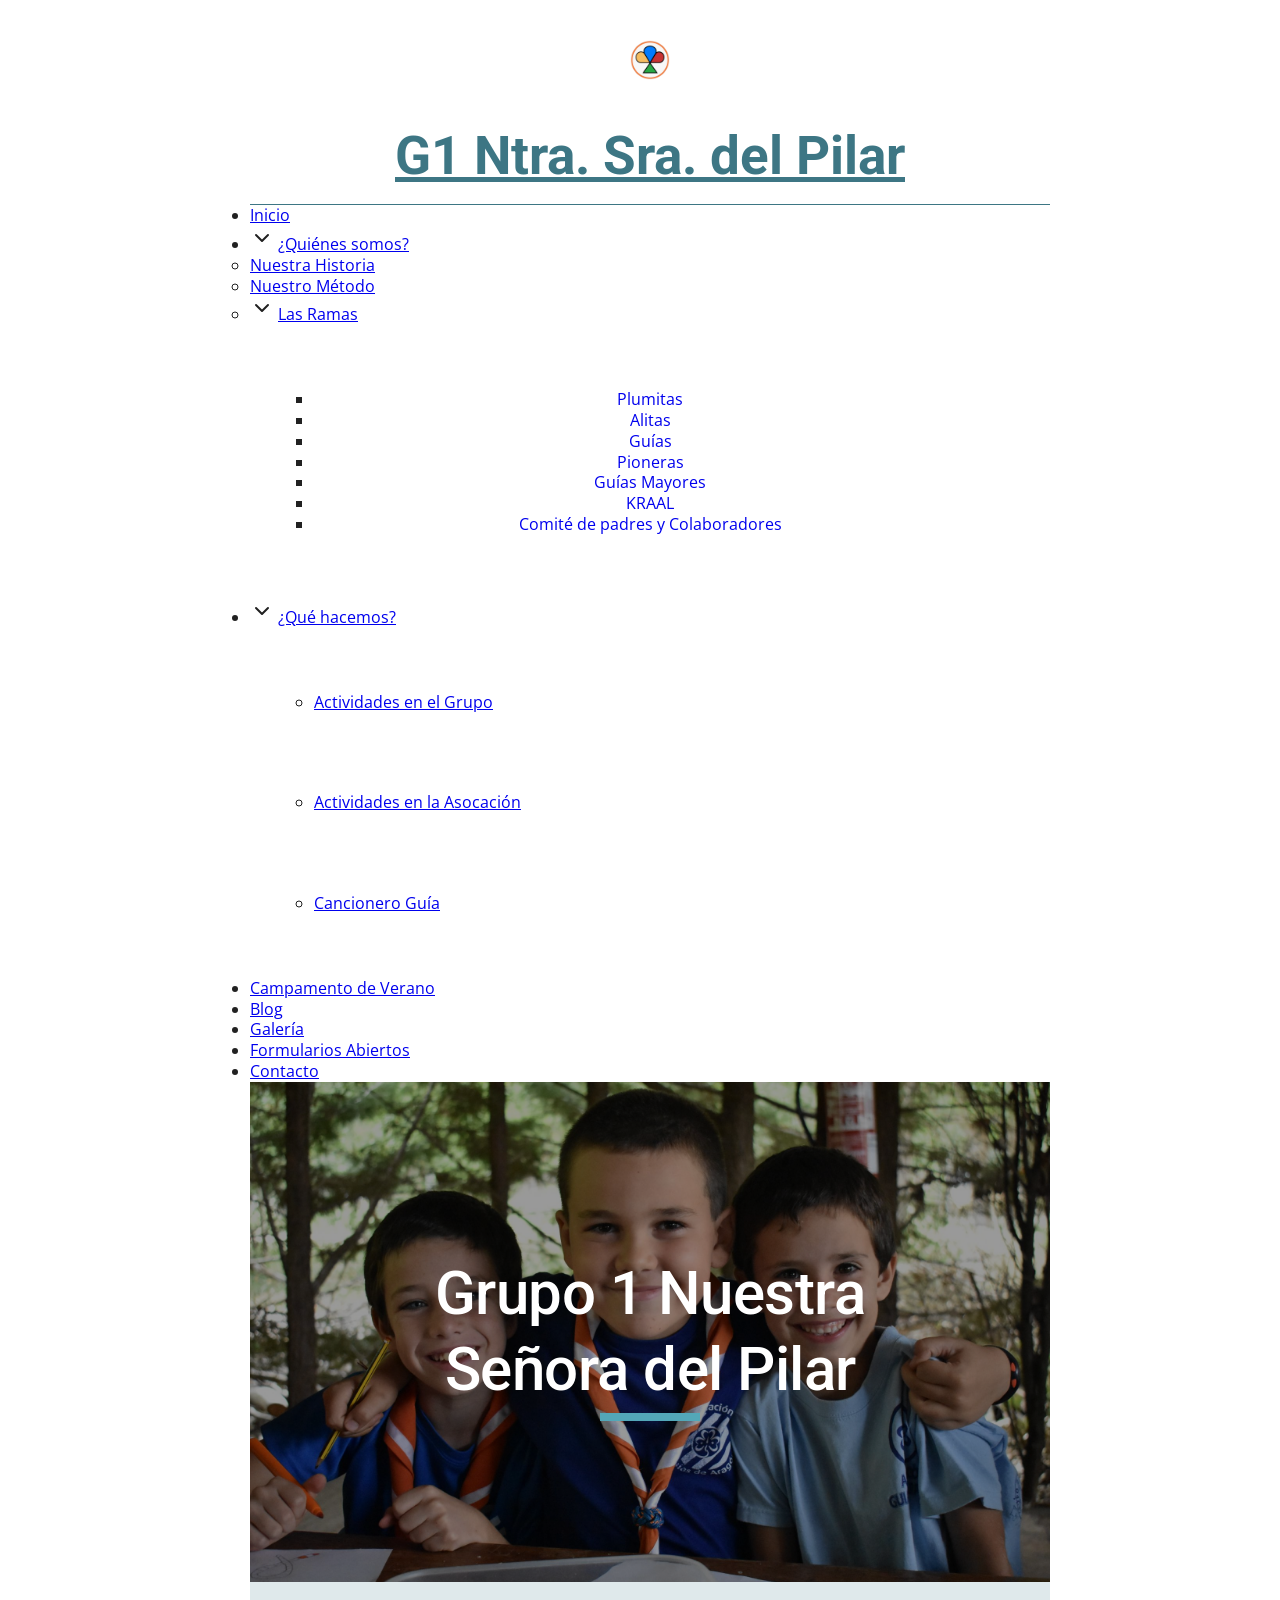
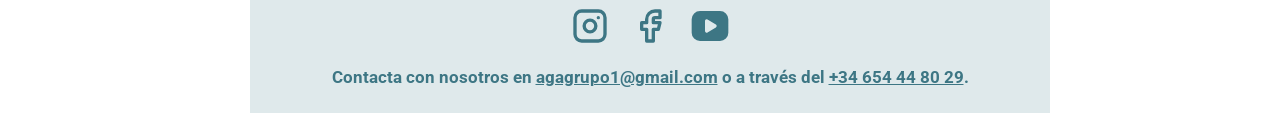
<file: plantilla.html>
<!DOCTYPE html>
<html lang="es">
  <head>
    <!-- Añadimos el título -->
    <title>G1 AGA - ¿Quiénes somos?</title>
    <!-- Para describir el contendio de la web -->
    <meta name="description" content="Somos el Grupo 1 Nuestra Señora del Pilar. Nacimos en 1960 siendo el primer grupo Guía en Aragón.">
    
    <!-- Indicamos la colección de caracteres que va a usar la web -->
    <meta charset="UTF-8">
    <!-- Para que el ancho se adapte al dispositivo -->
    <meta name="viewport" content="width=device-width">

    <!-- Para que aparezca bien la info al compartir en RRSS. -->
    <meta property="og:title" content="Grupo 1 Ntra. Sra. del Pilar - AGA">
    <meta property="og:description" content="Somos el Grupo 1 Nuestra Señora del Pilar. Nacimos en 1960 siendo el primer grupo Guía en Aragón.">
    <meta property="og:image" content="img/quienes-somos-cover.jpeg">
    <meta property="og:image:alt" content="Una foto de un chico haciendo una manualidad, que consiste en crear un dibujo en una tabla de madera con clavos e hilos.">

    <!-- Para indicar cuál es la página principal -->
    <link rel="canonical" href="https://agagrupo1.com">

    <!-- Para indicar si tiene que indexar la página y seguir los enlaces -->
    <meta name="robots" content="index, follow">
    <!-- Para añadir un color a la barra superior funcional en algunos sitios -->
    <meta name="theme-color" content="#000000">
    <!-- Para añadir un logo en la barra superior -->
    <link rel="icon" type="image/jpg" href="img/logo/g1simple-s.png">

    <!-- Enlazamos una hoja de estilos -->
    <link rel="stylesheet" href="./styles.css">
  </head>

  <body>
    <header>
      <nav class="brand">
        <a href="/index.html">
          <img src="img/logo/g1simple-s.png" alt="Logo del Grupo 1 Nuestra Señora del Pilar" width="40">
        </a>
        <a href="/index.html"><h2>G1 Ntra. Sra. del Pilar</h2></a>
      </nav>
      
      <nav class="navbar">
        <ul>
          <li class="pag"><a class="active" href="index.html">Inicio</a></li>
          <li class="pag-desp">
            <div class="desp">
              <svg xmlns="http://www.w3.org/2000/svg" width="24" height="24" viewBox="0 0 24 24" fill="currentColor" class="icon icon-tabler icons-tabler-filled icon-tabler-chevron-down">
                <path stroke="none" d="M0 0h24v24H0z" fill="none" />
                <path d="M18.707 8.293a1 1 0 0 1 0 1.414l-6 6a1 1 0 0 1 -1.414 0l-6 -6a1 1 0 0 1 1.414 -1.414l5.293 5.293l5.293 -5.293a1 1 0 0 1 1.414 0" />
              </svg>
              <a href="quienes-somos.html">¿Quiénes somos?</a>
            </div>
            <ul class="quienes-somos">
              <li class="subpag1"><a href="nuestra-historia.html">Nuestra Historia</a></li>
              <li class="subpag1"><a href="nuestro-metodo.html">Nuestro Método</a></li>
              <li class="subpag1-desp">
                <div class="desp">
                  <svg xmlns="http://www.w3.org/2000/svg" width="24" height="24" viewBox="0 0 24 24" fill="currentColor" class="icon icon-tabler icons-tabler-filled icon-tabler-chevron-down">
                    <path stroke="none" d="M0 0h24v24H0z" fill="none" />
                    <path d="M18.707 8.293a1 1 0 0 1 0 1.414l-6 6a1 1 0 0 1 -1.414 0l-6 -6a1 1 0 0 1 1.414 -1.414l5.293 5.293l5.293 -5.293a1 1 0 0 1 1.414 0" />
                  </svg>
                  <a href="ramas.html">Las Ramas</a>
                </div>
                <ul class="ramas">
                  <li class="subpag2"><a href="plumitas.html">Plumitas</a></li>
                  <li class="subpag2"><a href="alitas.html">Alitas</a></li>
                  <li class="subpag2"><a href="guias.html">Guías</a></li>
                  <li class="subpag2"><a href="pioneras.html">Pioneras</a></li>
                  <li class="subpag2"><a href="guias-mayores.html">Guías Mayores</a></li>
                  <li class="subpag2"><a href="kraal.html">KRAAL</a></li>
                  <li class="subpag2"><a href="comite-colaboradores.html">Comité de padres y Colaboradores</a></li>
                </ul>
              </li>
            </ul>
          </li>
          <li class="pag-desp">
            <div class="desp">
              <svg xmlns="http://www.w3.org/2000/svg" width="24" height="24" viewBox="0 0 24 24" fill="currentColor" class="icon icon-tabler icons-tabler-filled icon-tabler-chevron-down">
                <path stroke="none" d="M0 0h24v24H0z" fill="none" />
                <path d="M18.707 8.293a1 1 0 0 1 0 1.414l-6 6a1 1 0 0 1 -1.414 0l-6 -6a1 1 0 0 1 1.414 -1.414l5.293 5.293l5.293 -5.293a1 1 0 0 1 1.414 0" />
              </svg>
              <a href="que-hacemos.html">¿Qué hacemos?</a>
            </div>
            <ul class="que-hacemos">
              <li class="subpag1"><a href="actividades-grupo.html">Actividades en el Grupo</a></li>
              <li class="subpag1"><a href="actividades-asociacion.html">Actividades en la Asocación</a></li>
              <li class="subpag1"><a href="cancionero.html">Cancionero Guía</a></li>
            </ul>
          </li>
          <li class="pag"><a href="campamento-verano.html">Campamento de Verano</a></li>
          <li class="pag"><a href="blog.html">Blog</a></li>
          <li class="pag"><a href="galeria.html">Galería</a></li>
          <li class="pag"><a href="formularios.html">Formularios Abiertos</a></li>
          <li class="pag"><a href="contacto.html">Contacto</a></li>
        </ul>
      </nav>
    </header>
    <main>
      <section class="cover">
        <img src="img/inicio-cover.jpg"
          alt="Una foto de tres niños abrazados mirando a cámara."
        >
        <h1>Grupo 1 Nuestra Señora del Pilar</h1>
      </section>
      <section>
        
      </section>
    </main>
  </body>

  <footer>
    <nav>
      <a href="https://www.instagram.com/g1_aga?utm_source=ig_web_button_share_sheet&rpxt=ZDNlZDc0MzIxNw=="
      target="_blank"
      rel="noreferrer">
        <svg xmlns="http://www.w3.org/2000/svg" width="24" height="24" viewBox="0 0 24 24" fill="none" stroke="currentColor" stroke-width="2" stroke-linecap="round" stroke-linejoin="round" class="icon icon-tabler icons-tabler-outline icon-tabler-brand-instagram">
          <path stroke="none" d="M0 0h24v24H0z" fill="none" />
          <path d="M3 7a4 4 0 0 1 4 -4h10a4 4 0 0 1 4 4v10a4 4 0 0 1 -4 4h-10a4 4 0 0 1 -4 -4l0 -10" />
          <path d="M8.5 12a3.5 3.5 0 1 0 7 0a3.5 3.5 0 0 0 -7 0" />
          <path d="M17 7v.01" />
        </svg>
      </a>
      <a href="https://www.facebook.com/Grupo1aga"
      target="_blank"
      rel="noreferrer">
        <svg xmlns="http://www.w3.org/2000/svg" width="24" height="24" viewBox="0 0 24 24" fill="none" stroke="currentColor" stroke-width="2" stroke-linecap="round" stroke-linejoin="round" class="icon icon-tabler icons-tabler-outline icon-tabler-brand-facebook">
          <path stroke="none" d="M0 0h24v24H0z" fill="none" />
          <path d="M7 10v4h3v7h4v-7h3l1 -4h-4v-2a1 1 0 0 1 1 -1h3v-4h-3a5 5 0 0 0 -5 5v2h-3" />
        </svg>
      </a>
      <a href="https://youtube.com/@g1_aga?si=45v0QZ6mhYUyiU_x"
      target="_blank"
      rel="noreferrer">
        <svg xmlns="http://www.w3.org/2000/svg" width="24" height="24" viewBox="0 0 24 24" fill="currentColor" class="icon icon-tabler icons-tabler-filled icon-tabler-brand-youtube">
          <path stroke="none" d="M0 0h24v24H0z" fill="none" />
          <path d="M18 3a5 5 0 0 1 5 5v8a5 5 0 0 1 -5 5h-12a5 5 0 0 1 -5 -5v-8a5 5 0 0 1 5 -5zm-9 6v6a1 1 0 0 0 1.514 .857l5 -3a1 1 0 0 0 0 -1.714l-5 -3a1 1 0 0 0 -1.514 .857z" />
        </svg>
      </a>
    </nav>
    <p>Contacta con nosotros en <a href="mailto:agagrupo1@gmail.com">agagrupo1@gmail.com</a> o a través del <a href="tel:+34654448029">+34 654 44 80 29</a>.</p>
  </footer>

</html>
</file>
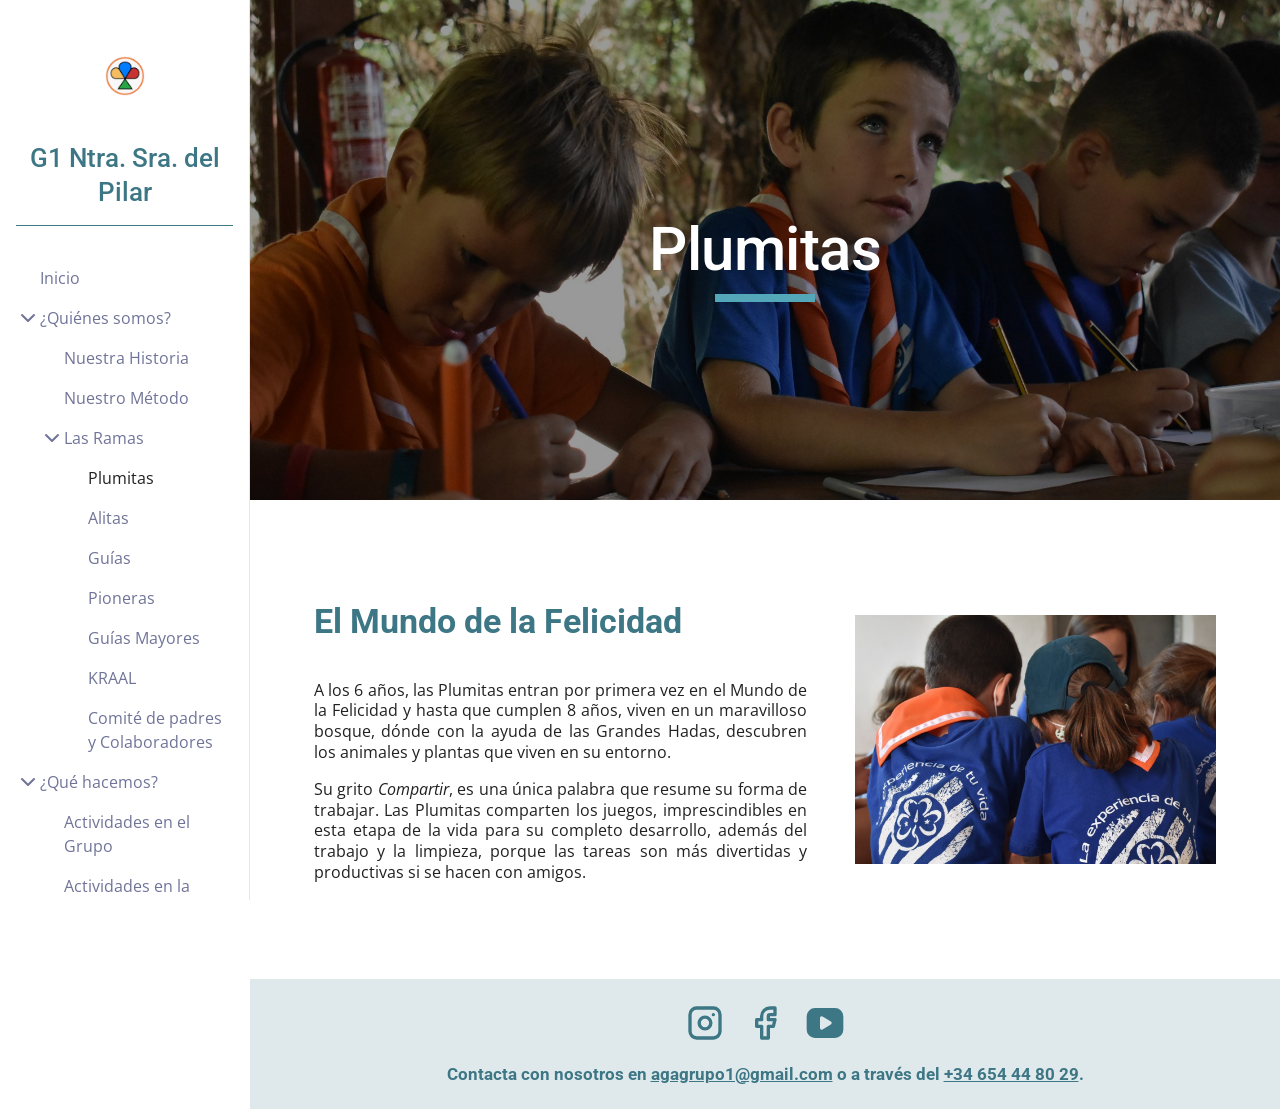
<file: plumitas.html>
<!DOCTYPE html>
<html lang="es">
  <head>
    <!-- Añadimos el título -->
    <title>G1 AGA - Plumitas</title>
    <!-- Para describir el contenido de la web -->
    <meta name="description" content="A los 6 años, las Plumitas entran por primera vez en el Mundo de la Felicidad y hasta que cumplen 8 años, viven en un maravilloso bosque, dónde con la ayuda de las Grandes Hadas, descubren los animales y plantas que viven en su entorno.">
    
    <!-- Indicamos la colección de caracteres que va a usar la web -->
    <meta charset="UTF-8">
    <!-- Para que el ancho se adapte al dispositivo -->
    <meta name="viewport" content="width=device-width">

    <!-- Para que aparezca bien la info al compartir en RRSS. -->
    <meta property="og:title" content="Grupo 1 AGA - Plumitas">
    <meta property="og:description" content="A los 6 años, las Plumitas entran por primera vez en el Mundo de la Felicidad y hasta que cumplen 8 años, viven en un maravilloso bosque, dónde con la ayuda de las Grandes Hadas, descubren los animales y plantas que viven en su entorno.">
    <meta property="og:image" content="img/plumitas-cover.jpg">
    <meta property="og:image:alt" content="Un grupo de plumitas realizando un taller.">

    <!-- Para indicar cuál es la página principal -->
    <link rel="canonical" href="https://agagrupo1/quienes-somos/ramas.com">

    <!-- Para indicar si tiene que indexar la página y seguir los enlaces -->
    <meta name="robots" content="index, follow">
    <!-- Para añadir un color a la barra superior funcional en algunos sitios -->
    <meta name="theme-color" content="#000000">
    <!-- Para añadir un logo en la barra superior -->
    <link rel="icon" type="image/png" href="img/logo/g1simple-s.png">

    <!-- Enlazamos una hoja de estilos -->
    <link rel="stylesheet" href="./styles.css">
  </head>

  <body>
    <header>
      <section class="menu">
        <div class="brand">
          <a href="index.html">
            <img src="img/logo/g1simple-s.png" alt="Logo del Grupo 1 Nuestra Señora del Pilar" width="40">
            <p class="brand__name">G1 Ntra. Sra. del Pilar</p>
          </a>
        </div>
        <nav class="index">
          <ul>
            <li class="index__page"><a href="index.html">Inicio</a></li>
            <li class="index__page index__page--dropdown">
              <div class="dropdown">
                <svg xmlns="http://www.w3.org/2000/svg" width="24" height="24" viewBox="0 0 24 24" fill="currentColor" class="icon icon-tabler icons-tabler-filled icon-tabler-chevron-down">
                  <path stroke="none" d="M0 0h24v24H0z" fill="none" />
                  <path d="M18.707 8.293a1 1 0 0 1 0 1.414l-6 6a1 1 0 0 1 -1.414 0l-6 -6a1 1 0 0 1 1.414 -1.414l5.293 5.293l5.293 -5.293a1 1 0 0 1 1.414 0" />
                </svg>
                <a href="quienes-somos.html">¿Quiénes somos?</a>
              </div>
              <ul class="index__list">
                <li class="index__page"><a href="nuestra-historia.html">Nuestra Historia</a></li>
                <li class="index__page"><a href="nuestro-metodo.html">Nuestro Método</a></li>
                <li class="index__page index__page--dropdown">
                  <div class="dropdown">
                    <svg xmlns="http://www.w3.org/2000/svg" width="24" height="24" viewBox="0 0 24 24" fill="currentColor" class="icon icon-tabler icons-tabler-filled icon-tabler-chevron-down">
                      <path stroke="none" d="M0 0h24v24H0z" fill="none" />
                      <path d="M18.707 8.293a1 1 0 0 1 0 1.414l-6 6a1 1 0 0 1 -1.414 0l-6 -6a1 1 0 0 1 1.414 -1.414l5.293 5.293l5.293 -5.293a1 1 0 0 1 1.414 0" />
                    </svg>
                    <a href="ramas.html">Las Ramas</a>
                  </div>
                  <ul class="index__list">
                    <li class="index__page"><a class="active" href="plumitas.html">Plumitas</a></li>
                    <li class="index__page"><a href="alitas.html">Alitas</a></li>
                    <li class="index__page"><a href="guias.html">Guías</a></li>
                    <li class="index__page"><a href="pioneras.html">Pioneras</a></li>
                    <li class="index__page"><a href="guias-mayores.html">Guías Mayores</a></li>
                    <li class="index__page"><a href="kraal.html">KRAAL</a></li>
                    <li class="index__page"><a href="comite-colaboradores.html">Comité de padres y Colaboradores</a></li>
                  </ul>
                </li>
              </ul>
            </li>
            <li class="index__page index__page--dropdown">
              <div class="dropdown">
                <svg xmlns="http://www.w3.org/2000/svg" width="24" height="24" viewBox="0 0 24 24" fill="currentColor" class="icon icon-tabler icons-tabler-filled icon-tabler-chevron-down">
                  <path stroke="none" d="M0 0h24v24H0z" fill="none" />
                  <path d="M18.707 8.293a1 1 0 0 1 0 1.414l-6 6a1 1 0 0 1 -1.414 0l-6 -6a1 1 0 0 1 1.414 -1.414l5.293 5.293l5.293 -5.293a1 1 0 0 1 1.414 0" />
                </svg>
                <a href="que-hacemos.html">¿Qué hacemos?</a>
              </div>
              <ul class="index__list">
                <li class="index__page"><a href="actividades-grupo.html">Actividades en el Grupo</a></li>
                <li class="index__page"><a href="actividades-asociacion.html">Actividades en la Asociación</a></li>
                <li class="index__page"><a href="cancionero.html">Cancionero Guía</a></li>
              </ul>
            </li>
            <li class="index__page"><a href="campamento-verano.html">Campamento de Verano</a></li>
            <li class="index__page"><a href="blog.html">Blog</a></li>
            <li class="index__page"><a href="galeria.html">Galería</a></li>
            <li class="index__page"><a href="formularios.html">Formularios Abiertos</a></li>
            <li class="index__page"><a href="contacto.html">Contacto</a></li>
          </ul>
        </nav>
      </section>
      <section class="cover">
        <img src="img/plumitas-cover.jpg" alt="Un grupo de plumitas realizando un taller.">
        <h1>Plumitas</h1>
      </section>
    </header>
    <main class="rama">
      <section>
        <h2 class="like_h3">El Mundo de la Felicidad</h2>
        <p>
          A los 6 años, las Plumitas entran por primera vez en el Mundo de la Felicidad y hasta que cumplen 8 años, viven en un maravilloso bosque, dónde con la ayuda de las Grandes Hadas, descubren los animales y plantas que viven en su entorno.
        </p>
        <p>
          Su grito <em>Compartir</em>, es una única palabra que resume su forma de trabajar. Las Plumitas comparten los juegos, imprescindibles en esta etapa de la vida para su completo desarrollo, además del trabajo y la limpieza, porque las tareas son más divertidas y productivas si se hacen con amigos.
        </p>
      </section>
      <img src="img/plumitas.jpg" alt="Dos plumitas atendiendo a una actividad.">
    </main>
    <footer>
      <nav>
        <a href="https://www.instagram.com/g1_aga?utm_source=ig_web_button_share_sheet&rpxt=ZDNlZDc0MzIxNw=="
        target="_blank"
        rel="noreferrer">
          <svg xmlns="http://www.w3.org/2000/svg" width="24" height="24" viewBox="0 0 24 24" fill="none" stroke="currentColor" stroke-width="2" stroke-linecap="round" stroke-linejoin="round" class="icon icon-tabler icons-tabler-outline icon-tabler-brand-instagram">
            <path stroke="none" d="M0 0h24v24H0z" fill="none" />
            <path d="M3 7a4 4 0 0 1 4 -4h10a4 4 0 0 1 4 4v10a4 4 0 0 1 -4 4h-10a4 4 0 0 1 -4 -4l0 -10" />
            <path d="M8.5 12a3.5 3.5 0 1 0 7 0a3.5 3.5 0 0 0 -7 0" />
            <path d="M17 7v.01" />
          </svg>
        </a>
        <a href="https://www.facebook.com/Grupo1aga"
        target="_blank"
        rel="noreferrer">
          <svg xmlns="http://www.w3.org/2000/svg" width="24" height="24" viewBox="0 0 24 24" fill="none" stroke="currentColor" stroke-width="2" stroke-linecap="round" stroke-linejoin="round" class="icon icon-tabler icons-tabler-outline icon-tabler-brand-facebook">
            <path stroke="none" d="M0 0h24v24H0z" fill="none" />
            <path d="M7 10v4h3v7h4v-7h3l1 -4h-4v-2a1 1 0 0 1 1 -1h3v-4h-3a5 5 0 0 0 -5 5v2h-3" />
          </svg>
        </a>
        <a href="https://youtube.com/@g1_aga?si=45v0QZ6mhYUyiU_x"
        target="_blank"
        rel="noreferrer">
          <svg xmlns="http://www.w3.org/2000/svg" width="24" height="24" viewBox="0 0 24 24" fill="currentColor" class="icon icon-tabler icons-tabler-filled icon-tabler-brand-youtube">
            <path stroke="none" d="M0 0h24v24H0z" fill="none" />
            <path d="M18 3a5 5 0 0 1 5 5v8a5 5 0 0 1 -5 5h-12a5 5 0 0 1 -5 -5v-8a5 5 0 0 1 5 -5zm-9 6v6a1 1 0 0 0 1.514 .857l5 -3a1 1 0 0 0 0 -1.714l-5 -3a1 1 0 0 0 -1.514 .857z" />
          </svg>
        </a>
      </nav>
      <p>Contacta con nosotros en <a href="mailto:agagrupo1@gmail.com">agagrupo1@gmail.com</a> o a través del <a href="tel:+34654448029">+34 654 44 80 29</a>.</p>
    </footer>

  </body>
</html>
</file>
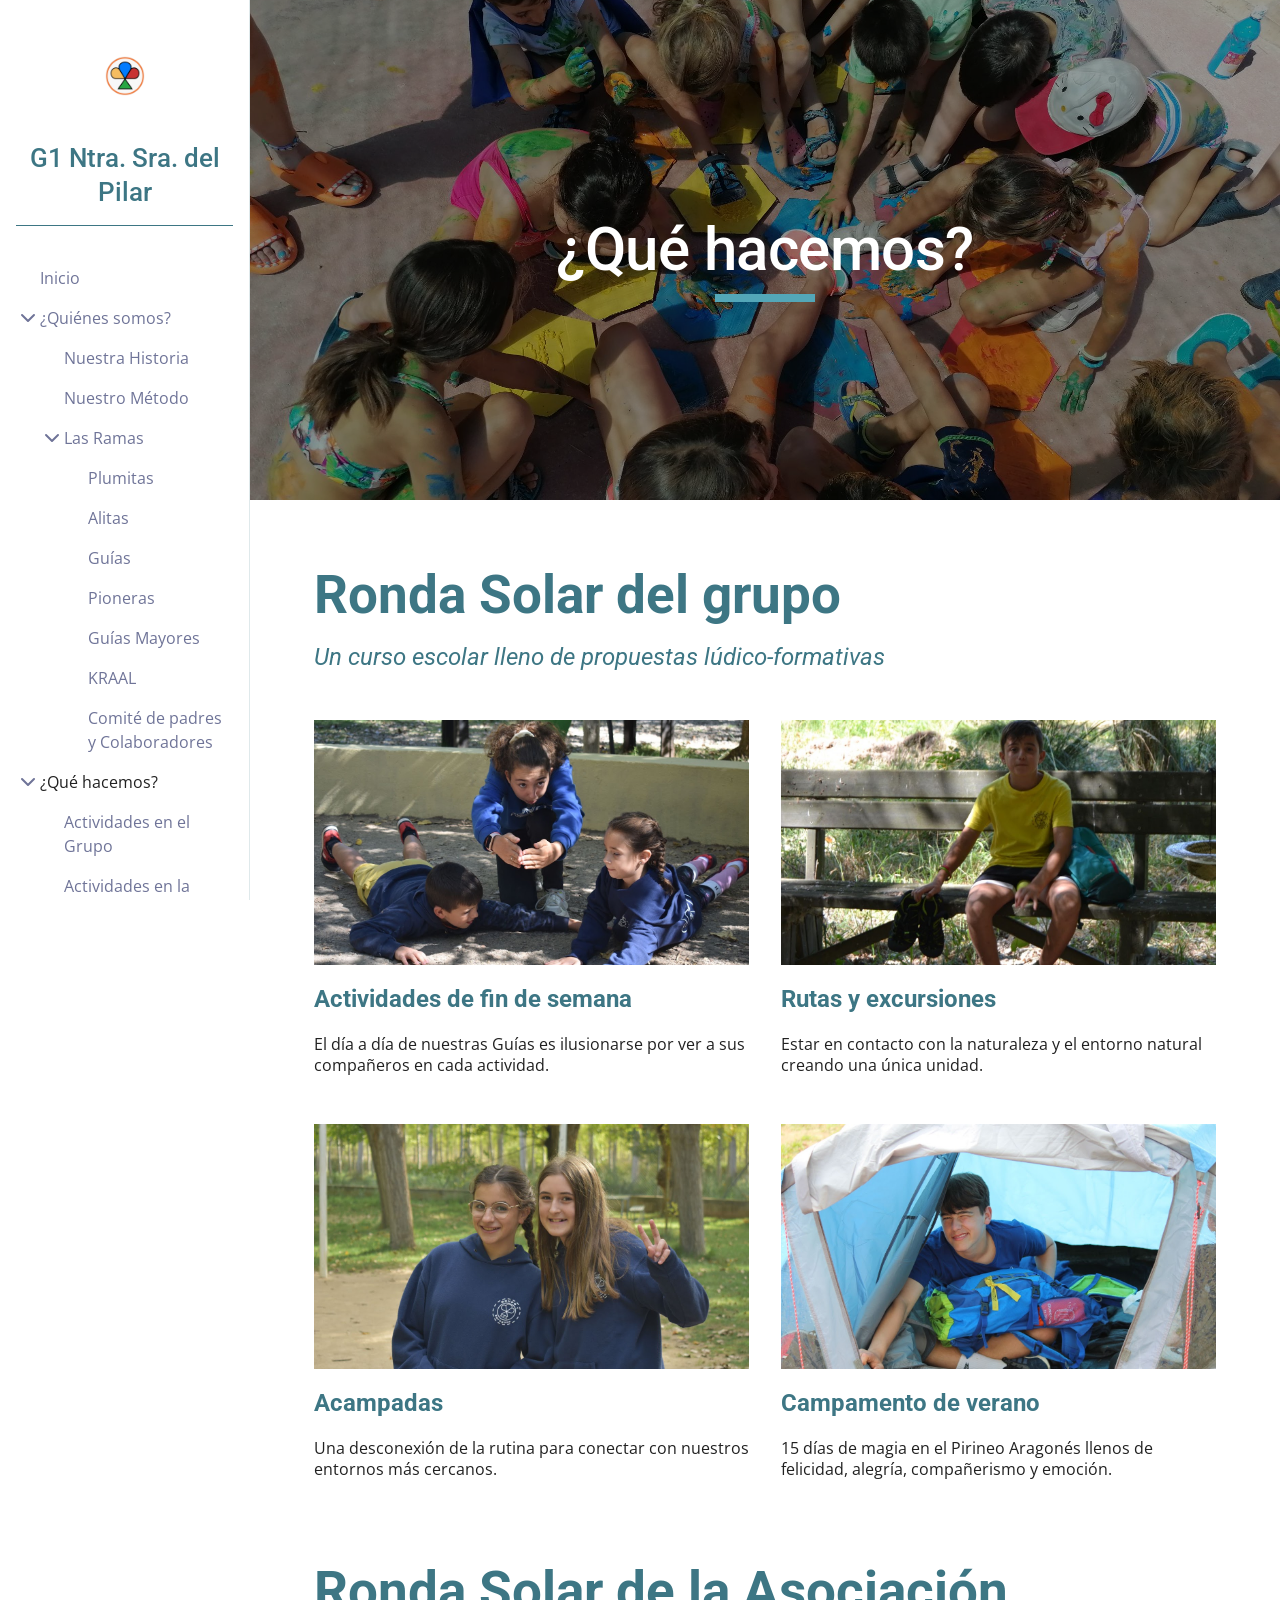
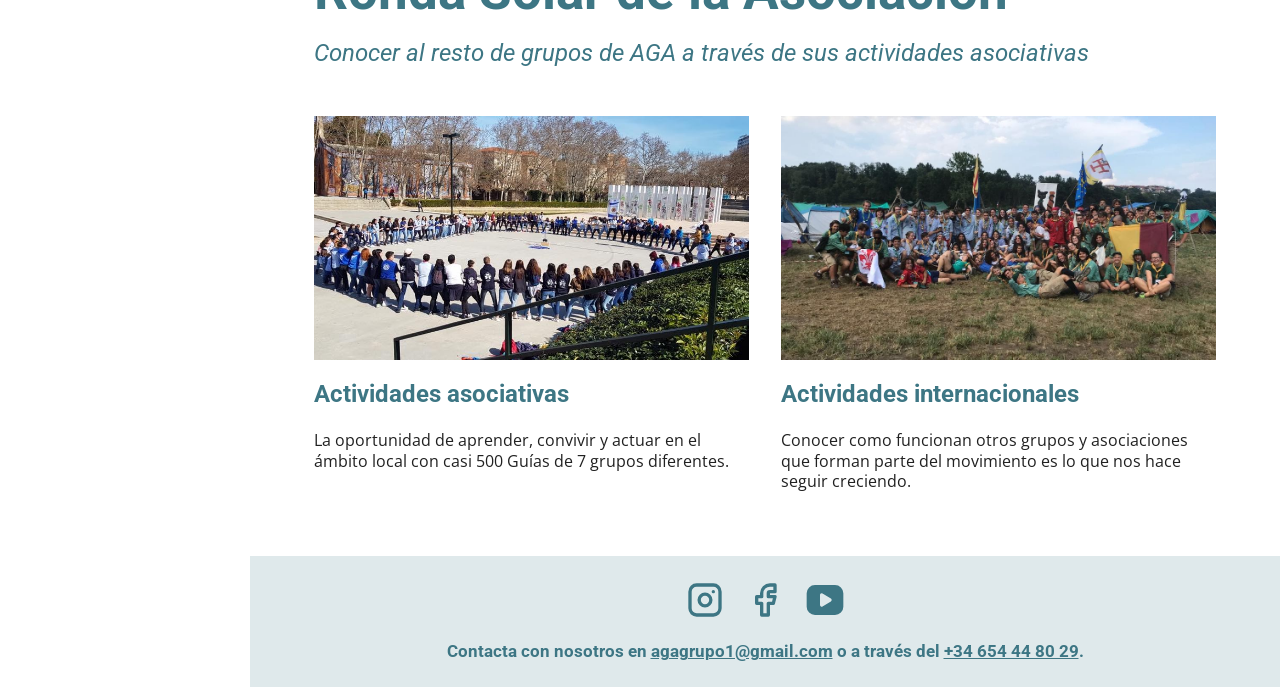
<file: que-hacemos.html>
<!DOCTYPE html>
<html lang="es">
  <head>
    <!-- Añadimos el título -->
    <title>G1 AGA - ¿Qué hacemos?</title>
    <!-- Para describir el contenido de la web -->
    <meta name="description" content="Actividades de fin de semana, rutas, acampadas y campamento de verano en el Grupo 1, y actividades asociativas e internacionales en AGA.">
    
    <!-- Indicamos la colección de caracteres que va a usar la web -->
    <meta charset="UTF-8">
    <!-- Para que el ancho se adapte al dispositivo -->
    <meta name="viewport" content="width=device-width">

    <!-- Para que aparezca bien la info al compartir en RRSS. -->
    <meta property="og:title" content="Grupo 1 Ntra. Sra. del Pilar - AGA">
    <meta property="og:description" content="Actividades de fin de semana, rutas, acampadas y campamento de verano en el Grupo 1, y actividades asociativas e internacionales en AGA.">
    <meta property="og:image" content="img/que-hacemos-cover.jpg">
    <meta property="og:image:alt" content="Un grupo de niños y niñas del Grupo 1 realizando una actividad al aire libre.">

    <!-- Para indicar cuál es la página principal -->
    <link rel="canonical" href="https://agagrupo1.com/que-hacemos.html">

    <!-- Para indicar si tiene que indexar la página y seguir los enlaces -->
    <meta name="robots" content="index, follow">
    <!-- Para añadir un color a la barra superior funcional en algunos sitios -->
    <meta name="theme-color" content="#000000">
    <!-- Para añadir un logo en la barra superior -->
    <link rel="icon" type="image/png" href="img/logo/g1simple-s.png">

    <!-- Enlazamos una hoja de estilos -->
    <link rel="stylesheet" href="./styles.css">
  </head>

  <body>
    <header>
      <section class="menu">
        <div class="brand">
          <a href="index.html">
            <img src="img/logo/g1simple-s.png" alt="Logo del Grupo 1 Nuestra Señora del Pilar" width="40">
            <p class="brand__name">G1 Ntra. Sra. del Pilar</p>
          </a>
        </div>
        <nav class="index">
          <ul>
            <li class="index__page"><a href="index.html">Inicio</a></li>
            <li class="index__page index__page--dropdown">
              <div class="dropdown">
                <svg xmlns="http://www.w3.org/2000/svg" width="24" height="24" viewBox="0 0 24 24" fill="currentColor" class="icon icon-tabler icons-tabler-filled icon-tabler-chevron-down">
                  <path stroke="none" d="M0 0h24v24H0z" fill="none" />
                  <path d="M18.707 8.293a1 1 0 0 1 0 1.414l-6 6a1 1 0 0 1 -1.414 0l-6 -6a1 1 0 0 1 1.414 -1.414l5.293 5.293l5.293 -5.293a1 1 0 0 1 1.414 0" />
                </svg>
                <a href="quienes-somos.html">¿Quiénes somos?</a>
              </div>
              <ul class="index__list">
                <li class="index__page"><a href="nuestra-historia.html">Nuestra Historia</a></li>
                <li class="index__page"><a href="nuestro-metodo.html">Nuestro Método</a></li>
                <li class="index__page index__page--dropdown">
                  <div class="dropdown">
                    <svg xmlns="http://www.w3.org/2000/svg" width="24" height="24" viewBox="0 0 24 24" fill="currentColor" class="icon icon-tabler icons-tabler-filled icon-tabler-chevron-down">
                      <path stroke="none" d="M0 0h24v24H0z" fill="none" />
                      <path d="M18.707 8.293a1 1 0 0 1 0 1.414l-6 6a1 1 0 0 1 -1.414 0l-6 -6a1 1 0 0 1 1.414 -1.414l5.293 5.293l5.293 -5.293a1 1 0 0 1 1.414 0" />
                    </svg>
                    <a href="ramas.html">Las Ramas</a>
                  </div>
                  <ul class="index__list">
                    <li class="index__page"><a href="plumitas.html">Plumitas</a></li>
                    <li class="index__page"><a href="alitas.html">Alitas</a></li>
                    <li class="index__page"><a href="guias.html">Guías</a></li>
                    <li class="index__page"><a href="pioneras.html">Pioneras</a></li>
                    <li class="index__page"><a href="guias-mayores.html">Guías Mayores</a></li>
                    <li class="index__page"><a href="kraal.html">KRAAL</a></li>
                    <li class="index__page"><a href="comite-colaboradores.html">Comité de padres y Colaboradores</a></li>
                  </ul>
                </li>
              </ul>
            </li>
            <li class="index__page index__page--dropdown">
              <div class="dropdown">
                <svg xmlns="http://www.w3.org/2000/svg" width="24" height="24" viewBox="0 0 24 24" fill="currentColor" class="icon icon-tabler icons-tabler-filled icon-tabler-chevron-down">
                  <path stroke="none" d="M0 0h24v24H0z" fill="none" />
                  <path d="M18.707 8.293a1 1 0 0 1 0 1.414l-6 6a1 1 0 0 1 -1.414 0l-6 -6a1 1 0 0 1 1.414 -1.414l5.293 5.293l5.293 -5.293a1 1 0 0 1 1.414 0" />
                </svg>
                <a class="active" href="que-hacemos.html">¿Qué hacemos?</a>
              </div>
              <ul class="index__list">
                <li class="index__page"><a href="actividades-grupo.html">Actividades en el Grupo</a></li>
                <li class="index__page"><a href="actividades-asociacion.html">Actividades en la Asociación</a></li>
                <li class="index__page"><a href="cancionero.html">Cancionero Guía</a></li>
              </ul>
            </li>
            <li class="index__page"><a href="campamento-verano.html">Campamento de Verano</a></li>
            <li class="index__page"><a href="blog.html">Blog</a></li>
            <li class="index__page"><a href="galeria.html">Galería</a></li>
            <li class="index__page"><a href="formularios.html">Formularios Abiertos</a></li>
            <li class="index__page"><a href="contacto.html">Contacto</a></li>
          </ul>
        </nav>
      </section>
      <section class="cover">
        <img src="img/que-hacemos-cover.jpg" alt="Un grupo de niños y niñas del Grupo 1 realizando una actividad al aire libre.">
        <h1>¿Qué hacemos?</h1>
      </section>
    </header>

    <main class="que-hacemos">
      <section class="actividades">
        <header>
          <h2>Ronda Solar del grupo</h2>
          <p class="subtitle">Un curso escolar lleno de propuestas lúdico-formativas</p>
        </header>
        <div class="actividades__lista">
          <article>
            <img src="./img/que-hacemos-fin-de-semana.jpg" alt="Un grupo de guías participando en una actividad de fin de semana en el local.">
            <h3>Actividades de fin de semana</h3>
            <p>El día a día de nuestras Guías es ilusionarse por ver a sus compañeros en cada actividad.</p>
          </article>
          <article>
            <img src="./img/que-hacemos-rutas.jpg" alt="Un grupo de niños y niñas caminando por el monte durante una ruta.">
            <h3>Rutas y excursiones</h3>
            <p>Estar en contacto con la naturaleza y el entorno natural creando una única unidad.</p>
          </article>
          <article>
            <img src="./img/que-hacemos-acampadas.jpg" alt="Tiendas de campaña montadas durante una acampada.">
            <h3>Acampadas</h3>
            <p>Una desconexión de la rutina para conectar con nuestros entornos más cercanos.</p>
          </article>
          <article>
            <a href="campamento-verano.html">
              <img src="./img/que-hacemos-campamento.jpg" alt="Un grupo de guías en el campamento de verano en el Pirineo Aragonés.">
              <h3>Campamento de verano</h3>
            </a>
            <p>15 días de magia en el Pirineo Aragonés llenos de felicidad, alegría, compañerismo y emoción.</p>
          </article>
        </div>
      </section>

      <section class="actividades">
        <header>
          <h2>Ronda Solar de la Asociación</h2>
          <p class="subtitle">Conocer al resto de grupos de AGA a través de sus actividades asociativas</p>
        </header>
        <div class="actividades__lista">
          <article>
            <img src="./img/que-hacemos-asociativas.jpg" alt="Guías de distintos grupos de AGA reunidos durante una actividad asociativa.">
            <h3>Actividades asociativas</h3>
            <p>La oportunidad de aprender, convivir y actuar en el ámbito local con casi 500 Guías de 7 grupos diferentes.</p>
          </article>
          <article>
            <img src="./img/que-hacemos-internacionales.jpg" alt="Guías de diferentes países durante una actividad internacional.">
            <h3>Actividades internacionales</h3>
            <p>Conocer como funcionan otros grupos y asociaciones que forman parte del movimiento es lo que nos hace seguir creciendo.</p>
          </article>
        </div>
      </section>
    </main>

    <footer>
      <nav>
        <a href="https://www.instagram.com/g1_aga?utm_source=ig_web_button_share_sheet&rpxt=ZDNlZDc0MzIxNw=="
        target="_blank"
        rel="noreferrer">
          <svg xmlns="http://www.w3.org/2000/svg" width="24" height="24" viewBox="0 0 24 24" fill="none" stroke="currentColor" stroke-width="2" stroke-linecap="round" stroke-linejoin="round" class="icon icon-tabler icons-tabler-outline icon-tabler-brand-instagram">
            <path stroke="none" d="M0 0h24v24H0z" fill="none" />
            <path d="M3 7a4 4 0 0 1 4 -4h10a4 4 0 0 1 4 4v10a4 4 0 0 1 -4 4h-10a4 4 0 0 1 -4 -4l0 -10" />
            <path d="M8.5 12a3.5 3.5 0 1 0 7 0a3.5 3.5 0 0 0 -7 0" />
            <path d="M17 7v.01" />
          </svg>
        </a>
        <a href="https://www.facebook.com/Grupo1aga"
        target="_blank"
        rel="noreferrer">
          <svg xmlns="http://www.w3.org/2000/svg" width="24" height="24" viewBox="0 0 24 24" fill="none" stroke="currentColor" stroke-width="2" stroke-linecap="round" stroke-linejoin="round" class="icon icon-tabler icons-tabler-outline icon-tabler-brand-facebook">
            <path stroke="none" d="M0 0h24v24H0z" fill="none" />
            <path d="M7 10v4h3v7h4v-7h3l1 -4h-4v-2a1 1 0 0 1 1 -1h3v-4h-3a5 5 0 0 0 -5 5v2h-3" />
          </svg>
        </a>
        <a href="https://youtube.com/@g1_aga?si=45v0QZ6mhYUyiU_x"
        target="_blank"
        rel="noreferrer">
          <svg xmlns="http://www.w3.org/2000/svg" width="24" height="24" viewBox="0 0 24 24" fill="currentColor" class="icon icon-tabler icons-tabler-filled icon-tabler-brand-youtube">
            <path stroke="none" d="M0 0h24v24H0z" fill="none" />
            <path d="M18 3a5 5 0 0 1 5 5v8a5 5 0 0 1 -5 5h-12a5 5 0 0 1 -5 -5v-8a5 5 0 0 1 5 -5zm-9 6v6a1 1 0 0 0 1.514 .857l5 -3a1 1 0 0 0 0 -1.714l-5 -3a1 1 0 0 0 -1.514 .857z" />
          </svg>
        </a>
      </nav>
      <p>Contacta con nosotros en <a href="mailto:agagrupo1@gmail.com">agagrupo1@gmail.com</a> o a través del <a href="tel:+34654448029">+34 654 44 80 29</a>.</p>
    </footer>
  </body>
</html>
</file>
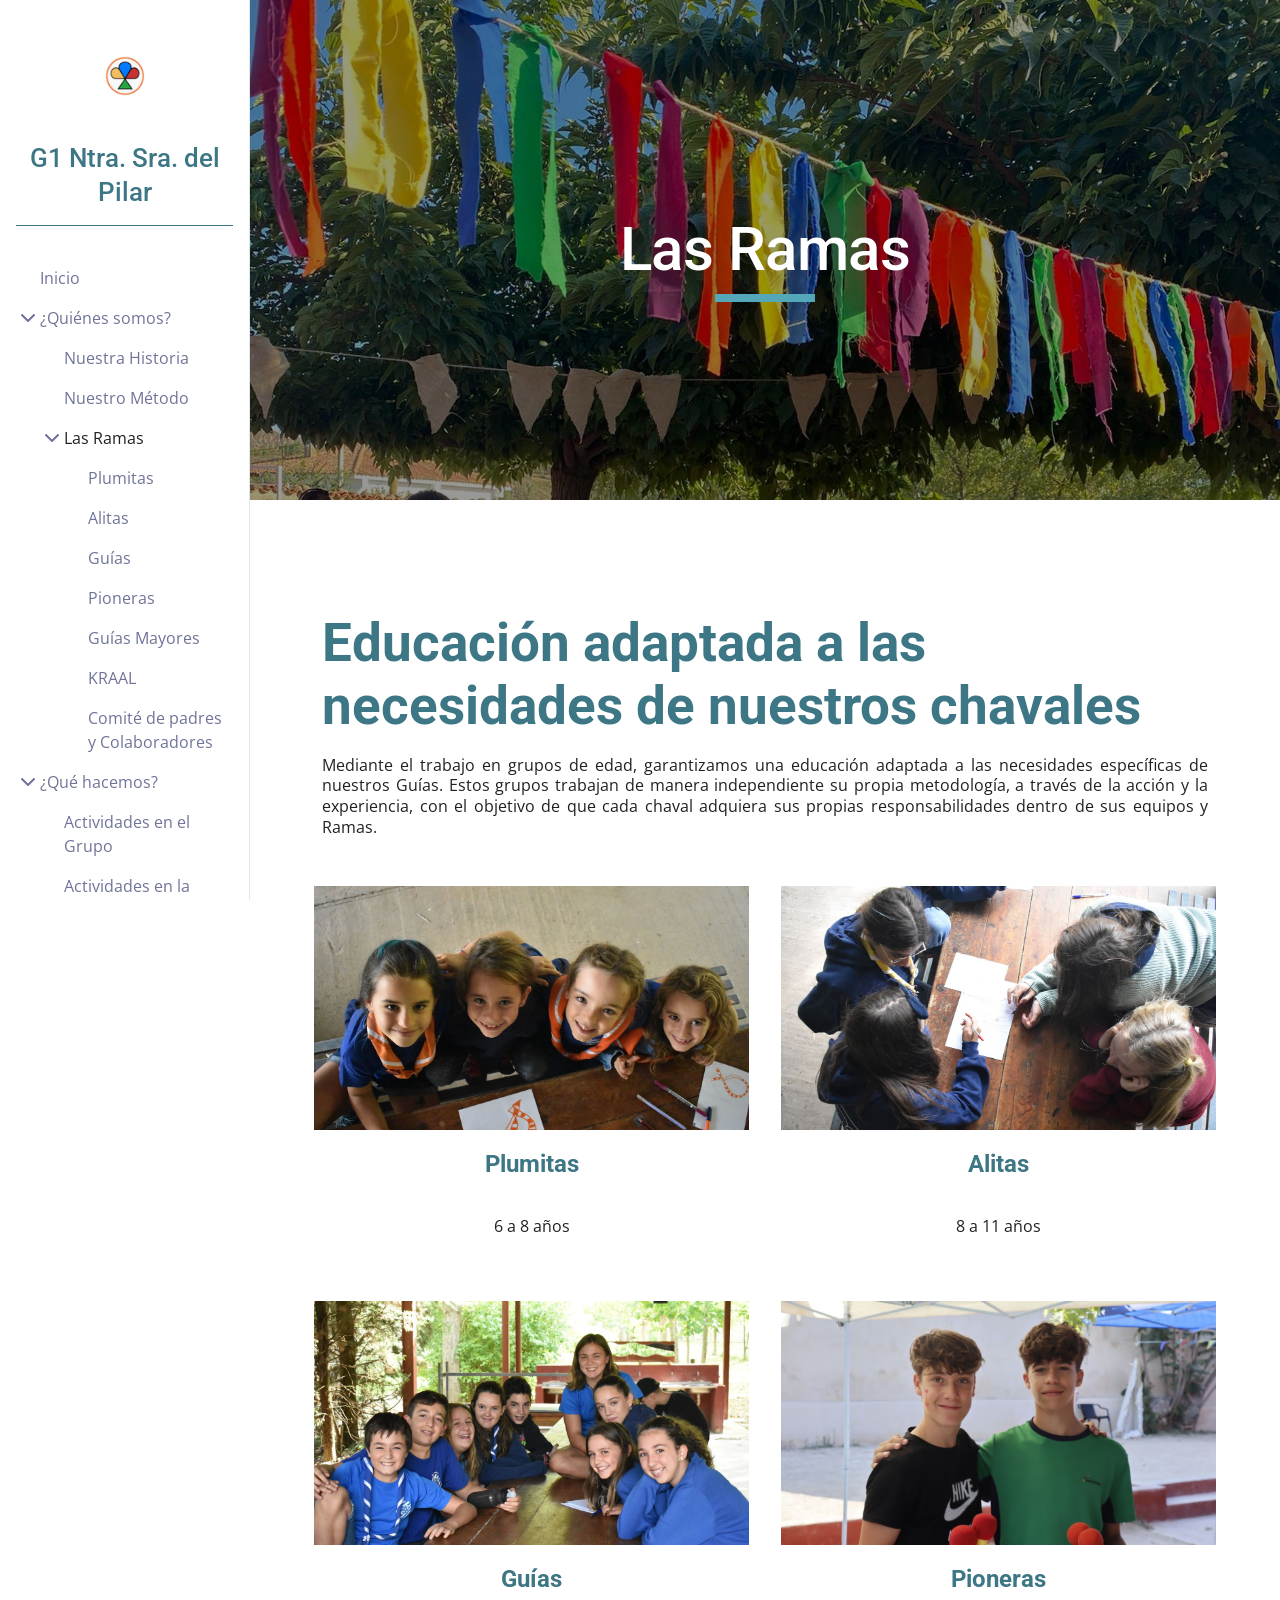
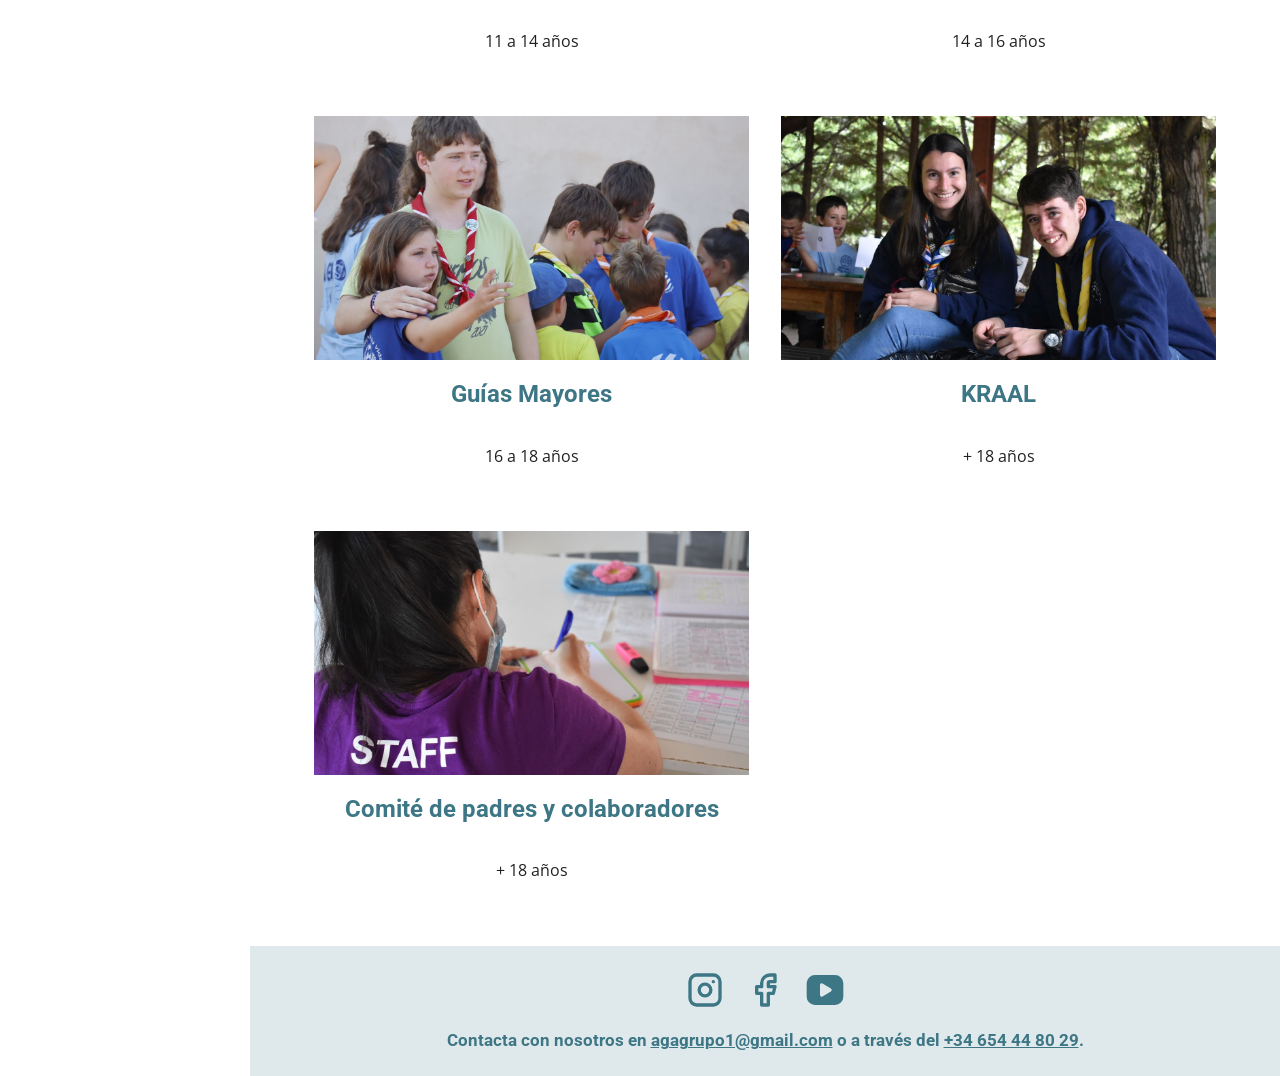
<file: ramas.html>
<!DOCTYPE html>
<html lang="es">
  <head>
    <!-- Añadimos el título -->
    <title>G1 AGA - Las Ramas</title>
    <!-- Para describir el contenido de la web -->
    <meta name="description" content="Somos el Grupo 1 Nuestra Señora del Pilar. Nacimos en 1960 siendo el primer grupo Guía en Aragón.">
    
    <!-- Indicamos la colección de caracteres que va a usar la web -->
    <meta charset="UTF-8">
    <!-- Para que el ancho se adapte al dispositivo -->
    <meta name="viewport" content="width=device-width">

    <!-- Para que aparezca bien la info al compartir en RRSS. -->
    <meta property="og:title" content="Grupo 1 AGA - Las Ramas">
    <meta property="og:description" content="Mediante el trabajo en grupos de edad, garantizamos una educación adaptada a las necesidades específicas de nuestros Guías.">
    <meta property="og:image" content="img/ramas-cover.jpg">
    <meta property="og:image:alt" content="Una guirnalda de cintas de los colores de las ramas.">

    <!-- Para indicar cuál es la página principal -->
    <link rel="canonical" href="https://agagrupo1/quienes-somos/ramas.com">

    <!-- Para indicar si tiene que indexar la página y seguir los enlaces -->
    <meta name="robots" content="index, follow">
    <!-- Para añadir un color a la barra superior funcional en algunos sitios -->
    <meta name="theme-color" content="#000000">
    <!-- Para añadir un logo en la barra superior -->
    <link rel="icon" type="image/png" href="img/logo/g1simple-s.png">

    <!-- Enlazamos una hoja de estilos -->
    <link rel="stylesheet" href="./styles.css">
  </head>

  <body>
    <header>
      <section class="menu">
        <div class="brand">
          <a href="index.html">
            <img src="img/logo/g1simple-s.png" alt="Logo del Grupo 1 Nuestra Señora del Pilar" width="40">
            <p class="brand__name">G1 Ntra. Sra. del Pilar</p>
          </a>
        </div>
        <nav class="index">
          <ul>
            <li class="index__page"><a href="index.html">Inicio</a></li>
            <li class="index__page index__page--dropdown">
              <div class="dropdown">
                <svg xmlns="http://www.w3.org/2000/svg" width="24" height="24" viewBox="0 0 24 24" fill="currentColor" class="icon icon-tabler icons-tabler-filled icon-tabler-chevron-down">
                  <path stroke="none" d="M0 0h24v24H0z" fill="none" />
                  <path d="M18.707 8.293a1 1 0 0 1 0 1.414l-6 6a1 1 0 0 1 -1.414 0l-6 -6a1 1 0 0 1 1.414 -1.414l5.293 5.293l5.293 -5.293a1 1 0 0 1 1.414 0" />
                </svg>
                <a href="quienes-somos.html">¿Quiénes somos?</a>
              </div>
              <ul class="index__list">
                <li class="index__page"><a href="nuestra-historia.html">Nuestra Historia</a></li>
                <li class="index__page"><a href="nuestro-metodo.html">Nuestro Método</a></li>
                <li class="index__page index__page--dropdown">
                  <div class="dropdown">
                    <svg xmlns="http://www.w3.org/2000/svg" width="24" height="24" viewBox="0 0 24 24" fill="currentColor" class="icon icon-tabler icons-tabler-filled icon-tabler-chevron-down">
                      <path stroke="none" d="M0 0h24v24H0z" fill="none" />
                      <path d="M18.707 8.293a1 1 0 0 1 0 1.414l-6 6a1 1 0 0 1 -1.414 0l-6 -6a1 1 0 0 1 1.414 -1.414l5.293 5.293l5.293 -5.293a1 1 0 0 1 1.414 0" />
                    </svg>
                    <a class="active" href="ramas.html">Las Ramas</a>
                  </div>
                  <ul class="index__list">
                    <li class="index__page"><a href="plumitas.html">Plumitas</a></li>
                    <li class="index__page"><a href="alitas.html">Alitas</a></li>
                    <li class="index__page"><a href="guias.html">Guías</a></li>
                    <li class="index__page"><a href="pioneras.html">Pioneras</a></li>
                    <li class="index__page"><a href="guias-mayores.html">Guías Mayores</a></li>
                    <li class="index__page"><a href="kraal.html">KRAAL</a></li>
                    <li class="index__page"><a href="comite-colaboradores.html">Comité de padres y Colaboradores</a></li>
                  </ul>
                </li>
              </ul>
            </li>
            <li class="index__page index__page--dropdown">
              <div class="dropdown">
                <svg xmlns="http://www.w3.org/2000/svg" width="24" height="24" viewBox="0 0 24 24" fill="currentColor" class="icon icon-tabler icons-tabler-filled icon-tabler-chevron-down">
                  <path stroke="none" d="M0 0h24v24H0z" fill="none" />
                  <path d="M18.707 8.293a1 1 0 0 1 0 1.414l-6 6a1 1 0 0 1 -1.414 0l-6 -6a1 1 0 0 1 1.414 -1.414l5.293 5.293l5.293 -5.293a1 1 0 0 1 1.414 0" />
                </svg>
                <a href="que-hacemos.html">¿Qué hacemos?</a>
              </div>
              <ul class="index__list">
                <li class="index__page"><a href="actividades-grupo.html">Actividades en el Grupo</a></li>
                <li class="index__page"><a href="actividades-asociacion.html">Actividades en la Asociación</a></li>
                <li class="index__page"><a href="cancionero.html">Cancionero Guía</a></li>
              </ul>
            </li>
            <li class="index__page"><a href="campamento-verano.html">Campamento de Verano</a></li>
            <li class="index__page"><a href="blog.html">Blog</a></li>
            <li class="index__page"><a href="galeria.html">Galería</a></li>
            <li class="index__page"><a href="formularios.html">Formularios Abiertos</a></li>
            <li class="index__page"><a href="contacto.html">Contacto</a></li>
          </ul>
        </nav>
      </section>
      <section class="cover">
        <img src="img/ramas-cover.jpg" alt="Una guirnalda de cintas de los colores de las ramas.">
        <h1>Las Ramas</h1>
      </section>
    </header>
    <main class="ramas">
      <section class="ramas__header">
        <h2>Educación adaptada a las necesidades de nuestros chavales</h2>
        <p>
          Mediante el trabajo en grupos de edad, garantizamos una educación adaptada a las necesidades específicas de nuestros Guías. Estos grupos trabajan de manera independiente su propia metodología, a través de la acción y la experiencia, con el objetivo de que cada chaval adquiera sus propias responsabilidades dentro de sus equipos y Ramas.
        </p>
      </section>
      <section class="ramas__ramas">
        <article>
          <a href="plumitas.html">
            <img src="./img/ramas-plumitas.jpg" alt="Cuatro niñas de rama plumita sonrientes mirando hacia arriba.">
            <h4>Plumitas</h4>
          </a>
          <p>6 a 8 años</p>
        </article>
        <article>
          <a href="alitas.html">
            <img src="./img/ramas-alitas.jpg" alt="Cuatro niñas de rama alita escribiendo una carta.">
            <h4>Alitas</h4>
          </a>
          <p>8 a 11 años</p>
        </article>
        <article>
          <a href="guias.html">
            <img src="./img/ramas-guias.jpg" alt="Un grupo de niños y niñas de rama guía al rededor de una mesa.">
            <h4>Guías</h4>
          </a>
          <p>11 a 14 años</p>
        </article>
        <article>
          <a href="pioneras.html">
            <img src="./img/ramas-pioneras.jpg" alt="Dos niños de rama pionera.">
            <h4>Pioneras</h4>
          </a>
          <p>14 a 16 años</p>
        </article>
        <article>
          <a href="guias-mayores.html">
            <img src="./img/ramas-guias-mayores.jpg" alt="Un niño de rama guía mayor junto a una niña de rama alita que está señalando algo a lo que miran.">
            <h4>Guías Mayores</h4>
          </a>
          <p>16 a 18 años</p>
        </article>
        <article>
          <a href="kraal.html">
            <img src="./img/ramas-kraal.jpg" alt="Dos monitores sentados sonriendo.">
            <h4>KRAAL</h4>
          </a>
          <p>+ 18 años</p>
        </article>
        <article>
          <a href="comite-colaboradores.html">
            <img src="./img/ramas-comite-colaboradores.jpg" alt="Una colaboradora anotando cosas en un cuaderno.">
            <h4>Comité de padres y colaboradores</h4>
          </a>
          <p>+ 18 años</p>
        </article>
      </section>

    </main>

    <footer>
      <nav>
        <a href="https://www.instagram.com/g1_aga?utm_source=ig_web_button_share_sheet&rpxt=ZDNlZDc0MzIxNw=="
        target="_blank"
        rel="noreferrer">
          <svg xmlns="http://www.w3.org/2000/svg" width="24" height="24" viewBox="0 0 24 24" fill="none" stroke="currentColor" stroke-width="2" stroke-linecap="round" stroke-linejoin="round" class="icon icon-tabler icons-tabler-outline icon-tabler-brand-instagram">
            <path stroke="none" d="M0 0h24v24H0z" fill="none" />
            <path d="M3 7a4 4 0 0 1 4 -4h10a4 4 0 0 1 4 4v10a4 4 0 0 1 -4 4h-10a4 4 0 0 1 -4 -4l0 -10" />
            <path d="M8.5 12a3.5 3.5 0 1 0 7 0a3.5 3.5 0 0 0 -7 0" />
            <path d="M17 7v.01" />
          </svg>
        </a>
        <a href="https://www.facebook.com/Grupo1aga"
        target="_blank"
        rel="noreferrer">
          <svg xmlns="http://www.w3.org/2000/svg" width="24" height="24" viewBox="0 0 24 24" fill="none" stroke="currentColor" stroke-width="2" stroke-linecap="round" stroke-linejoin="round" class="icon icon-tabler icons-tabler-outline icon-tabler-brand-facebook">
            <path stroke="none" d="M0 0h24v24H0z" fill="none" />
            <path d="M7 10v4h3v7h4v-7h3l1 -4h-4v-2a1 1 0 0 1 1 -1h3v-4h-3a5 5 0 0 0 -5 5v2h-3" />
          </svg>
        </a>
        <a href="https://youtube.com/@g1_aga?si=45v0QZ6mhYUyiU_x"
        target="_blank"
        rel="noreferrer">
          <svg xmlns="http://www.w3.org/2000/svg" width="24" height="24" viewBox="0 0 24 24" fill="currentColor" class="icon icon-tabler icons-tabler-filled icon-tabler-brand-youtube">
            <path stroke="none" d="M0 0h24v24H0z" fill="none" />
            <path d="M18 3a5 5 0 0 1 5 5v8a5 5 0 0 1 -5 5h-12a5 5 0 0 1 -5 -5v-8a5 5 0 0 1 5 -5zm-9 6v6a1 1 0 0 0 1.514 .857l5 -3a1 1 0 0 0 0 -1.714l-5 -3a1 1 0 0 0 -1.514 .857z" />
          </svg>
        </a>
      </nav>
      <p>Contacta con nosotros en <a href="mailto:agagrupo1@gmail.com">agagrupo1@gmail.com</a> o a través del <a href="tel:+34654448029">+34 654 44 80 29</a>.</p>
    </footer>
  </body>
</html>
</file>
<file: styles.css>
/* Ajusto algunos valores predeterminados */
* {
  margin: 0;
  padding: 0;
  box-sizing: border-box;
}

/* Variables de colores */
:root {
  --background: #fff;
  --background-light: #dfe9eb;
  --background-dark: #516f75;
  --text-cover: #fff;
  --text-primary: #212121;
  --text-secondary: #6f7498;
  --text-title: #3d7684;
  --width-header: 250px;
}

/* Open Sans (variable) */
@font-face {
  font-family: 'Open Sans';
  src: url('./fonts/open-sans-variable.ttf') format('truetype');
  font-weight: 300 800;   /* rango de grosores que ofrece la fuente */
  font-style: normal;
  font-display: swap;
}
@font-face {
  font-family: 'Open Sans';
  src: url('./fonts/open-sans-variable-italic.ttf') format('truetype');
  font-weight: 300 800;
  font-style: italic;
  font-display: swap;
}

/* Roboto (variable) */
@font-face {
  font-family: 'Roboto';
  src: url('./fonts/roboto-variable.ttf') format('truetype');
  font-weight: 100 900;
  font-style: normal;
  font-display: swap;
}
@font-face {
  font-family: 'Roboto';
  src: url('./fonts/roboto-variable-italic.ttf') format('truetype');
  font-weight: 100 900;
  font-style: italic;
  font-display: swap;
}

/* Estilos generales del cuerpo de la página */
body {
  font-family: 'Open Sans', Arial, sans-serif;
  background-color: var(--background);
  color: var(--text-primary);
  min-height: 100vh;
  display: block;
  line-height: 1.3;
  /* La posición del body está cuando después de la barra de navegación */
  position: absolute;
  margin-left: var(--width-header);
}

h1 {  /* Usado como título principal de cada página en el cover */
  color: var(--text-cover);
  font-family: 'Roboto', Arial, sans-serif;
  font-size: 3.75rem;
  font-weight: 500;
  letter-spacing: -0.5px;
  line-height: 1.26;
}
h2 {  /* Usado como títulos de las secciones principales de cada página */
  color: var(--text-title);
  font-family: 'Roboto', Arial, sans-serif;
  font-size: 3.3rem;
  font-weight: 700;
  line-height: 1.2;
}
h3, .like_h3 {  
  color: var(--text-title);
  font-family: 'Roboto', Arial, sans-serif;
  font-size: 2.15rem;
  font-weight: 700;
  line-height: 1.5;
}
h4 {
  color: var(--text-title);
  font-family: 'Roboto', Arial, sans-serif;
  font-size: 1.5rem;
  line-height: 1.56;
}
.subtitle {
  color: var(--text-title);
  font-family: 'Roboto', Arial, sans-serif;
  font-size: 1.5rem;
  line-height: 1.2;
  font-style: italic;
  font-weight: 400;
}

/* -- BARRA DE NAVEGACIÓN -- */
.menu {   /* Menú de navegación */
  position: fixed;
  left: 0;
  padding: 1rem;
  height: 100%;
  width: var(--width-header);
  border-right: 1px solid var(--background-light);
  background-color: var(--background);
  overflow: auto;

  a {text-decoration: none;}
}

.brand {  /* Logo y nombre del header */
  display: flex;
  flex-direction: column;
  text-align: center;
  border-bottom: 1px solid var(--text-title);
  padding-bottom: 1rem;

  img {   /* logo del header */
    margin: 2.5rem 0rem;
    width: 40px;
    height: 40px;
  }

  a {   /* nombre el header */
    color: var(--text-title);
    padding: 0rem 0.8rem;
    .brand__name {
      color: var(--text-title);
      font-family: 'Roboto', Arial, sans-serif;
      font-size: 1.65rem;
      font-weight: 500;
    }
  }
}

.index {    /* Índice de navegación */
  margin-top: 2rem;
  color: var(--text-secondary);

  a {
    display: block;
    padding: 0.5rem 0rem;
    line-height: 1.5;
  }

  ul {
    list-style-type: none;
  }

  a {    /* Enlaces del header */
    color: var(--text-secondary);
  }

  /* Destaco cuadno paso por encima o el que está activo */
  a:hover, svg:hover, a:focus, svg:focus {
    transition: color .4s;
    color: var(--text-primary);
  }

  .active {
    color: var(--text-primary);
    pointer-events: none;
  }
}
.index__list, .index__page {padding-left: 24px;}
.index__page--dropdown {padding-left: 0px;}
.dropdown {
  display: flex;
  flex-direction: row;
  align-items: center;
}

/* -- PORTADA -- */
.cover {
  height: 500px;
  display: flex;
  flex-direction: column;
  justify-content: center;
  align-items: center;
  text-align: center;
  position: relative;
  isolation: isolate;

  h1 {
    width: 60%;
    max-width: 800px;
    position: relative;

    &::after {   /* Barra inferior del título */
      content: "";
      position: absolute;
      inset: 0;
      margin: auto;
      padding-bottom: 20px;
      height: 100%;
      width: 100px;
      border-bottom: 8px solid #53a7b8;

    }
  }

  & > img {
    position: absolute;
    width: 100%;
    height: 500px;
    object-fit: cover;
    inset: 0;
    filter: brightness(0.6);
  }
}

/* -- PIE DE PÁGINA */
footer {
  background-color: var(--background-light);
  display: flex;
  flex-direction: column;
  align-items: center;
  justify-content: center;
  padding: 1.5rem 2rem;
  gap: 1rem;

  svg {
    color: var(--text-title);
    height: 40px;
    width: 40px;
    margin: 0rem .5rem;
    transition: all .3s;


    &:hover, &:focus {
      transition: all .3s;
      transform: scale(1.2);
    }
  }
  
  a {text-decoration: none;}
  
  p {
    text-align: center;
    color: var(--text-title);
    font-weight: 700;
    font-family: 'Roboto', Arial, sans-serif;
    font-size: 1.05rem;
    
    a {
      /* Evito que haga salto de página en el correo o número de teléfono */
      white-space: nowrap; 
      color: var(--text-title);
      text-decoration: underline;
    }
  }
}

/* Subportada */
.subcover {
  height: 400px;
  background-color: var(--background-light);
  text-align: center;
  display: flex;
  flex-direction: column;
  justify-content: center;
  align-items: center;
  line-height: 2.5;
  
  h3 {margin-bottom: 2rem;}
}

/* Estilos de index.html */
main .identity {
  text-align: center;
  justify-content: center;
  display: grid;
  grid-template-columns: 1fr 1fr 1fr;
  gap: 1.5rem;
  margin: 5rem 3rem;

  img {
    width: 100%;
    aspect-ratio: 1 / 1;
    object-fit: cover;
    margin-bottom: 1rem;
  }
  p {
    font-size: 1rem;
    padding: 0rem 1rem;
    padding-bottom: 1rem;
    line-height: 1.5;
  }
  
}

/* Estilos de quienes-somos.html */
main .structure {
  background-color: var(--background);
  display: flex;
  flex-direction: column;
  justify-content: center;
  margin: 6rem 4rem;

  .subtitle {
    margin-top: 1rem;
    margin-bottom: 3rem;
  }

  div {
    display: flex;
    flex-direction: row;
    gap: 2rem;
    margin-bottom: 3rem;
    
    img {
      width: 40%;
      aspect-ratio: 16/9;
      object-fit: cover;
    }
    .quienes-somos-grupo {
      object-position: right;
    }
    .quienes-somos-aga {
      object-position: bottom right;
      
    }
    h3 {
      margin-bottom: 1rem;
    }
    p {
      margin-bottom: 1rem;
      text-align: justify;
    }

    div {
      flex-direction: column;
      gap: 0rem;
      margin-bottom: 0rem;
      align-items: normal;
    }

    .a-button {
      background-color: var(--background-dark);
      color: #fff;
      padding: .3rem .5rem;
      text-decoration: none;
      border-radius: .3rem;
      display: block;
      width: max-content;
      margin-left: auto;
      
    }

  }

}

/* Estilos de nuestra-historia.html */
main .history {
  margin: 6rem 4rem;

  header {
    .subtitle {
      font-weight: 300;
      margin-top: 0.5rem;
      margin-bottom: 1rem;
    }
    p {
      text-align: justify;
      margin-bottom: 3rem;
    }
  }

  article {
    display: flex;
    flex-direction: row;
    gap: 7rem;
    align-items: center;
    margin: 4rem 0rem;
    .year {
      color: var(--text-title);
      font-size: 5rem;
      font-weight: 700;
    }
    h3 {  /* Propiedades del h4, aunque sea h3 */
      font-size: 1.08rem;
      line-height: 1.63;
    }
    div {
      display: flex;
      flex-direction: column;
      gap: 1rem;
      text-align: justify;
    }
  }
}
main .history-img {
  display: flex;
  gap: 1rem;
  margin: 2rem 4rem;
  padding-bottom: 4rem;
  img {
    flex: 1;
    min-width: 0;
    width: 100%;
    aspect-ratio: 1/1;
    object-fit: cover;
    object-position: center;
    &:first-child {
      object-position: 25% center;
    }
  }
}

main .nuestro-metodo {
  padding: 0rem 4rem;
  padding-top: 5rem;
  &:last-child {
    margin-bottom: 2rem;
  }
  
  header {
    .subtitle {
      margin-top: 1rem;
      margin-bottom: 3rem;
    }
  }
  img {
    width: 100%;
  }
  div {
    padding: 0rem 5rem;
    img {
      margin-bottom: 2rem;
    }
    p {
      text-align: justify;
      line-height: 1.5;
      margin-bottom: 1rem;
    }
    ul {
      padding-left: 1.2rem;
      list-style: square;
      li {
        margin-bottom: .8rem;
      }
      li:last-child {
        margin-bottom: 0;
      }
    }
  }
}

.ramas {
  padding: 4rem;
  display: flex;
  flex-direction: column;

  img {width: 100%;}
  p {text-align: justify;}

  a {
    text-decoration: none;
    display: flex;
    flex-direction: column;
    align-items: center;
    gap: 1rem;
  }
}
.ramas__header {
  margin: 3rem .5rem;
  h2 {margin-bottom: 1rem;}
}
.ramas__ramas {
  display: grid;
  grid-template-columns: repeat(2, 1fr);
  grid-template-rows: repeat(4, 1fr);
  gap: 4rem 2rem;
  
  article {
    display: flex;
    flex-direction: column;
    align-items: center;
    gap: 2rem;
  }
}

.rama {
  padding: 6rem 4rem;
  display: flex;
  flex-direction: row;
  align-items: center;
  gap: 3rem;
  text-align: justify;
  h2 {margin-bottom: 2rem;}
  img {width: 40%;}
  p {margin-bottom: 1rem;}
  p:last-child {margin-bottom: 0rem;}
}

/* Estilos de que-hacemos.html */
.que-hacemos {
  padding: 4rem;
  display: flex;
  flex-direction: column;
  gap: 5rem;
}

.actividades {
  header {
    margin-bottom: 3rem;

    .subtitle {
      margin-top: 1rem;
    }
  }
}

.actividades__lista {
  display: grid;
  grid-template-columns: repeat(2, 1fr);
  gap: 3rem 2rem;

  article {
    display: flex;
    flex-direction: column;
    gap: 1rem;
  }

  a {
    text-decoration: none;
    display: flex;
    flex-direction: column;
    gap: 1rem;
  }

  img {
    width: 100%;
    aspect-ratio: 16 / 9;
    object-fit: cover;
  }

  h3 {  /* Propiedades del h4, aunque sea h3 */
    font-size: 1.5rem;
    line-height: 1.56;
  }
}
</file>
<file: animations.css>
/* ==========================================================================
   animations.css · Animaciones del Grupo 1 Ntra. Sra. del Pilar

   Se carga DESPUÉS de styles.css. No toca el diseño original: si el
   navegador pide "reducir movimiento" (o falla el JS) la web se ve igual
   que antes, sin animaciones.

   LENGUAJE DE MOVIMIENTO (igual en todas las páginas)
   · Un único "momento estrella": la entrada de la portada (zoom + título).
   · Textos        → suben suavemente al aparecer (rv-up).
   · Imágenes      → aparecen subiendo con fundido (rv-img), en cadena cuando
                     hay varias juntas, y crecen al pasar el ratón.
   · Listas/grupos → entran escalonados, uno tras otro.
   ========================================================================== */

:root {
  --ease: cubic-bezier(.22, 1, .36, 1);
  --accent: #53a7b8;       /* mismo color que la barra del título de portada */
}

/* Permite animar la luz que sigue al ratón en la subportada */
@property --glow {
  syntax: '<number>';
  inherits: false;
  initial-value: 0;
}

@media (prefers-reduced-motion: no-preference) {

  /* ------------------------------------------------------------------
     1. ENTRADA DE PÁGINA (solo CSS, no depende del JS)
     ------------------------------------------------------------------ */
  .cover { overflow: hidden; }

  /* La imagen es 100px más alta que la portada: sobra margen para el
     efecto parallax que mueve el JS al hacer scroll */
  .cover > img {
    height: 600px;
    inset: -100px 0 auto 0;
    animation: cover-in 2.4s var(--ease) backwards;
  }
  .cover h1 {
    animation: cover-title 1.2s var(--ease) .4s backwards;
  }
  .cover h1::after {
    animation: bar-grow .9s var(--ease) 1.1s backwards;
  }

  @keyframes cover-in {
    from { scale: 1.2; filter: brightness(.15); }
  }
  @keyframes cover-title {
    from { opacity: 0; transform: translateY(36px); filter: blur(12px); }
  }
  @keyframes bar-grow {
    from { scale: 0 1; }
  }

  /* Menú lateral: el logo gira al entrar y los enlaces aparecen en cascada */
  .brand img {
    animation: logo-in 1s var(--ease) backwards;
    transition: rotate .8s var(--ease);
  }
  .brand a:hover img { rotate: 360deg; }
  .brand .brand__name { animation: menu-in .7s var(--ease) .25s backwards; }

  .index > ul > .index__page { animation: menu-in .7s var(--ease) backwards; }
  .index > ul > .index__page:nth-child(1) { animation-delay: .30s; }
  .index > ul > .index__page:nth-child(2) { animation-delay: .37s; }
  .index > ul > .index__page:nth-child(3) { animation-delay: .44s; }
  .index > ul > .index__page:nth-child(4) { animation-delay: .51s; }
  .index > ul > .index__page:nth-child(5) { animation-delay: .58s; }
  .index > ul > .index__page:nth-child(6) { animation-delay: .65s; }
  .index > ul > .index__page:nth-child(7) { animation-delay: .72s; }
  .index > ul > .index__page:nth-child(8) { animation-delay: .79s; }

  @keyframes logo-in {
    from { opacity: 0; transform: scale(.4) rotate(-120deg); }
  }
  @keyframes menu-in {
    from { opacity: 0; transform: translateX(-18px); }
  }

  /* Enlaces del menú: se desplazan un poco al pasar por encima */
  .index a {
    transition: color .4s, translate .35s var(--ease);
  }
  .index a:hover,
  .index a:focus-visible {
    translate: 5px 0;
    transition: color .4s, translate .35s var(--ease);
  }
  .index .dropdown svg {
    transition: transform .35s var(--ease), color .4s;
  }
  .index .dropdown:hover svg { transform: rotate(180deg); }

  /* Barra de progreso de lectura (la crea el JS) */
  .scroll-progress {
    position: fixed;
    inset: 0 0 auto 0;
    height: 4px;
    z-index: 1000;
    background: var(--accent);
    transform: scaleX(0);
    transform-origin: left;
    pointer-events: none;
  }

  /* Al pulsar un enlace interno, el contenido se desvanece antes de cambiar
     de página (el menú lateral se queda quieto) */
  .anim .cover,
  .anim main,
  .anim footer {
    transition: opacity .28s ease, translate .28s ease;
  }
  .anim body.leaving .cover,
  .anim body.leaving main,
  .anim body.leaving footer {
    opacity: 0;
    translate: 0 -10px;
  }
  /* Evita barras de scroll horizontales mientras algo entra desde un lateral */
  .anim main { overflow-x: clip; }

  /* ------------------------------------------------------------------
     2. APARICIÓN AL HACER SCROLL
     El JS marca los elementos con data-reveal="..." y les pone la clase
     .is-visible cuando entran en pantalla. --d es el retardo (escalonado).
     ------------------------------------------------------------------ */
  .anim [data-reveal]:not(.is-visible) { opacity: 0; }

  .anim [data-reveal].is-visible {
    animation-duration: 1s;
    animation-timing-function: var(--ease);
    animation-delay: var(--d, 0ms);
    animation-fill-mode: backwards;
  }
  .anim [data-reveal="up"].is-visible      { animation-name: rv-up; }
  .anim [data-reveal="left"].is-visible    { animation-name: rv-left; }
  .anim [data-reveal="right"].is-visible   { animation-name: rv-right; }
  .anim [data-reveal="img"].is-visible {
    animation-name: rv-img;
    animation-duration: .9s;
    animation-timing-function: ease;
  }
  .anim [data-reveal="pop"].is-visible {
    animation-name: rv-pop;
    animation-duration: .7s;
    animation-timing-function: cubic-bezier(.34, 1.56, .64, 1);
  }

  @keyframes rv-up    { from { opacity: 0; transform: translateY(32px); } }
  @keyframes rv-left  { from { opacity: 0; transform: translateX(-48px); } }
  @keyframes rv-right { from { opacity: 0; transform: translateX(48px); } }
  @keyframes rv-img   { from { opacity: 0; transform: translateY(1.5rem); } }
  @keyframes rv-pop {
    from { opacity: 0; transform: scale(.3) rotate(-25deg); }
  }

  /* ------------------------------------------------------------------
     3. PÁGINAS CONCRETAS
     ------------------------------------------------------------------ */

  /* index.html · la subportada tiene una luz que sigue al ratón */
  .anim .subcover {
    --mx: 50%;
    --my: 50%;
    background-image: radial-gradient(circle 320px at var(--mx) var(--my),
                      rgba(255, 255, 255, calc(var(--glow) * .65)), transparent 70%);
    transition: --glow .6s ease;
  }
  .anim .subcover:hover { --glow: 1; }

  /* nuestra-historia.html · los años no cambian de ancho mientras cuentan */
  .anim .history .year { font-variant-numeric: tabular-nums; }

  /* nuestro-metodo.html · los puntos de las listas reaccionan al ratón */
  main .nuestro-metodo li {
    transition: translate .35s var(--ease), color .35s;
  }
  main .nuestro-metodo li:hover {
    translate: 8px 0;
    color: var(--text-title);
  }
  main .nuestro-metodo li::marker { color: var(--accent); }

  /* quienes-somos.html · botones de "Conoce más" */
  main .structure div .a-button {
    transition: background-color .3s, translate .35s var(--ease), box-shadow .35s var(--ease);
  }
  main .structure div .a-button:hover,
  main .structure div .a-button:focus-visible {
    background-color: var(--text-title);
    translate: 0 -3px;
    box-shadow: 0 8px 16px -6px rgba(33, 33, 33, .35);
  }

  /* ------------------------------------------------------------------
     4. HOVER DE LAS FOTOS (solo con ratón)
     La foto crece con sombra; en la galería las demás se apagan un poco.
     ------------------------------------------------------------------ */
  @media (hover: hover) {
    .anim .identity img,
    .anim .structure img,
    .anim .history-img img,
    .anim .nuestro-metodo img {
      transition: transform .4s ease, box-shadow .4s ease, filter .4s ease;
    }
    .anim .identity img:hover,
    .anim .structure img:hover,
    .anim .history-img img:hover,
    .anim .nuestro-metodo img:hover {
      position: relative;
      z-index: 1;
      transform: scale(1.03);
      box-shadow: 0 1rem 2rem rgb(0 0 0 / .25);
    }
    .anim .history-img:hover img:not(:hover) { filter: brightness(.8); }
  }
}
</file>
